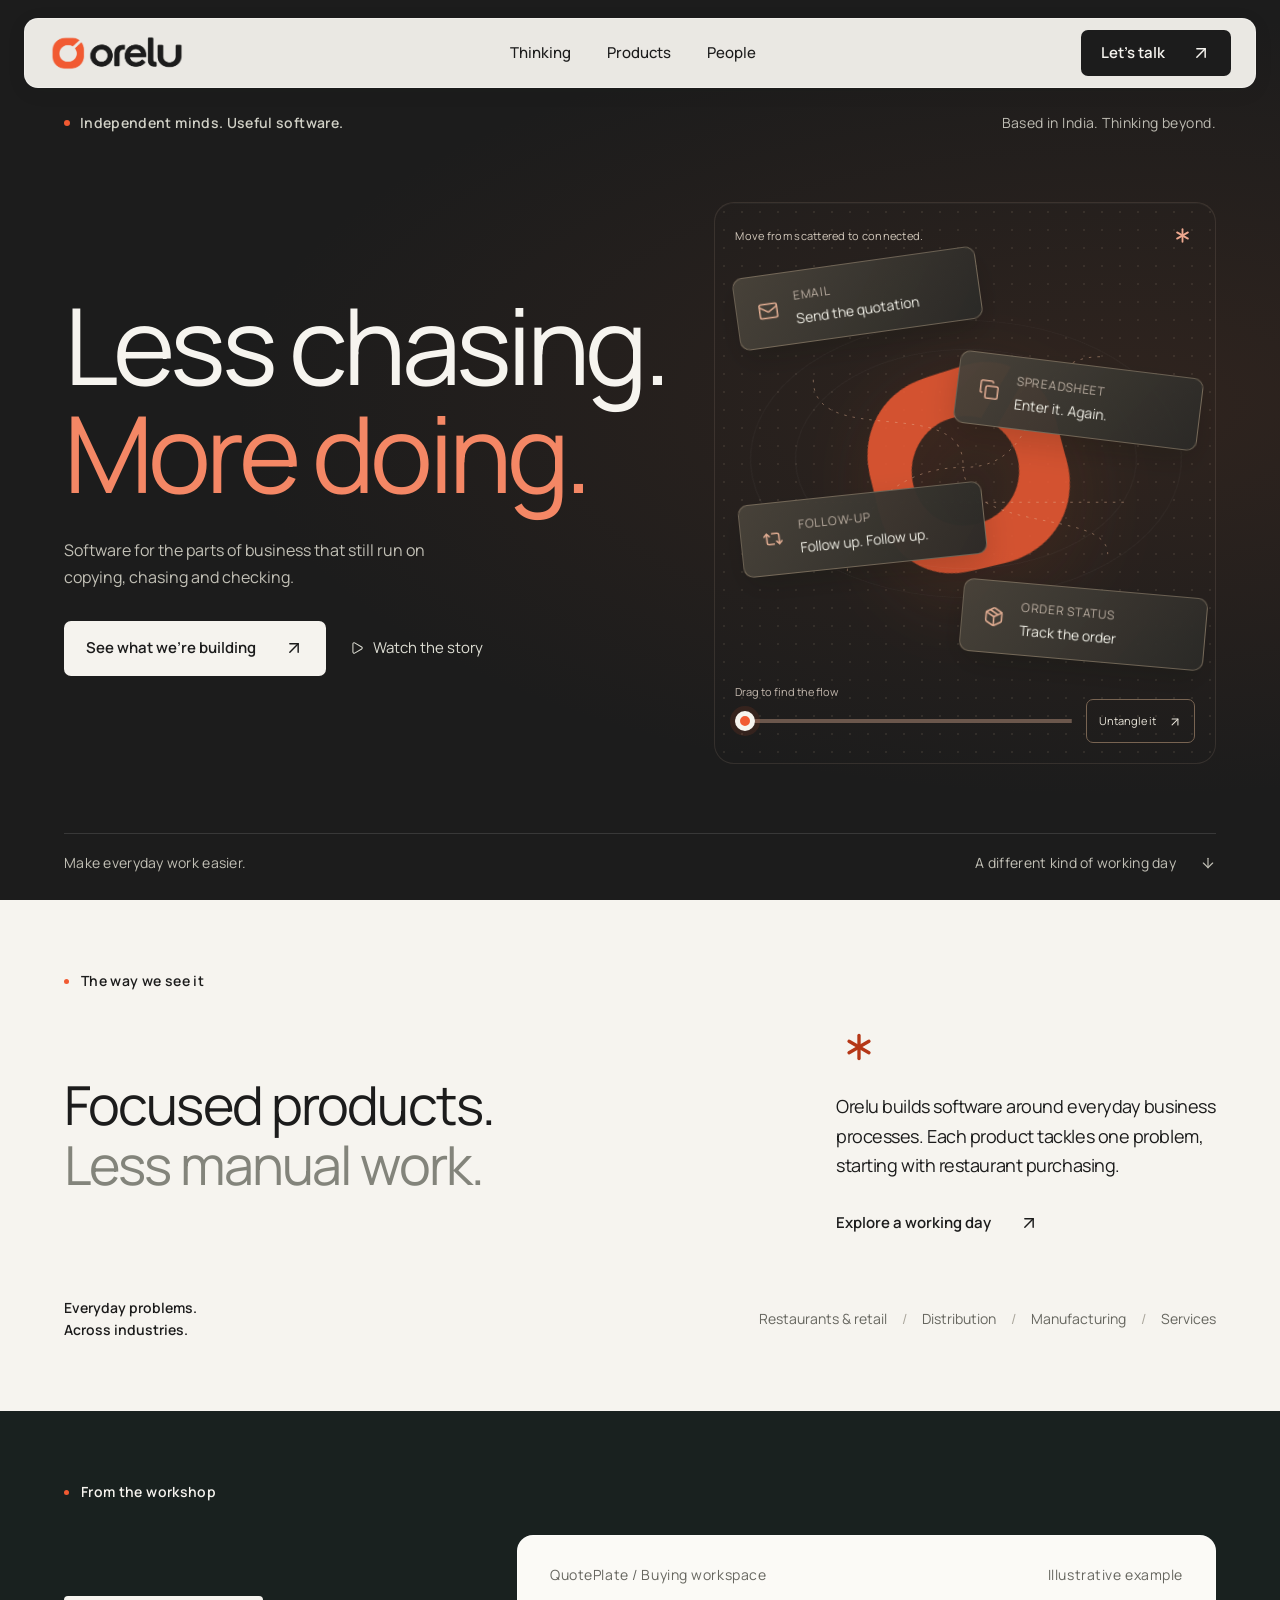
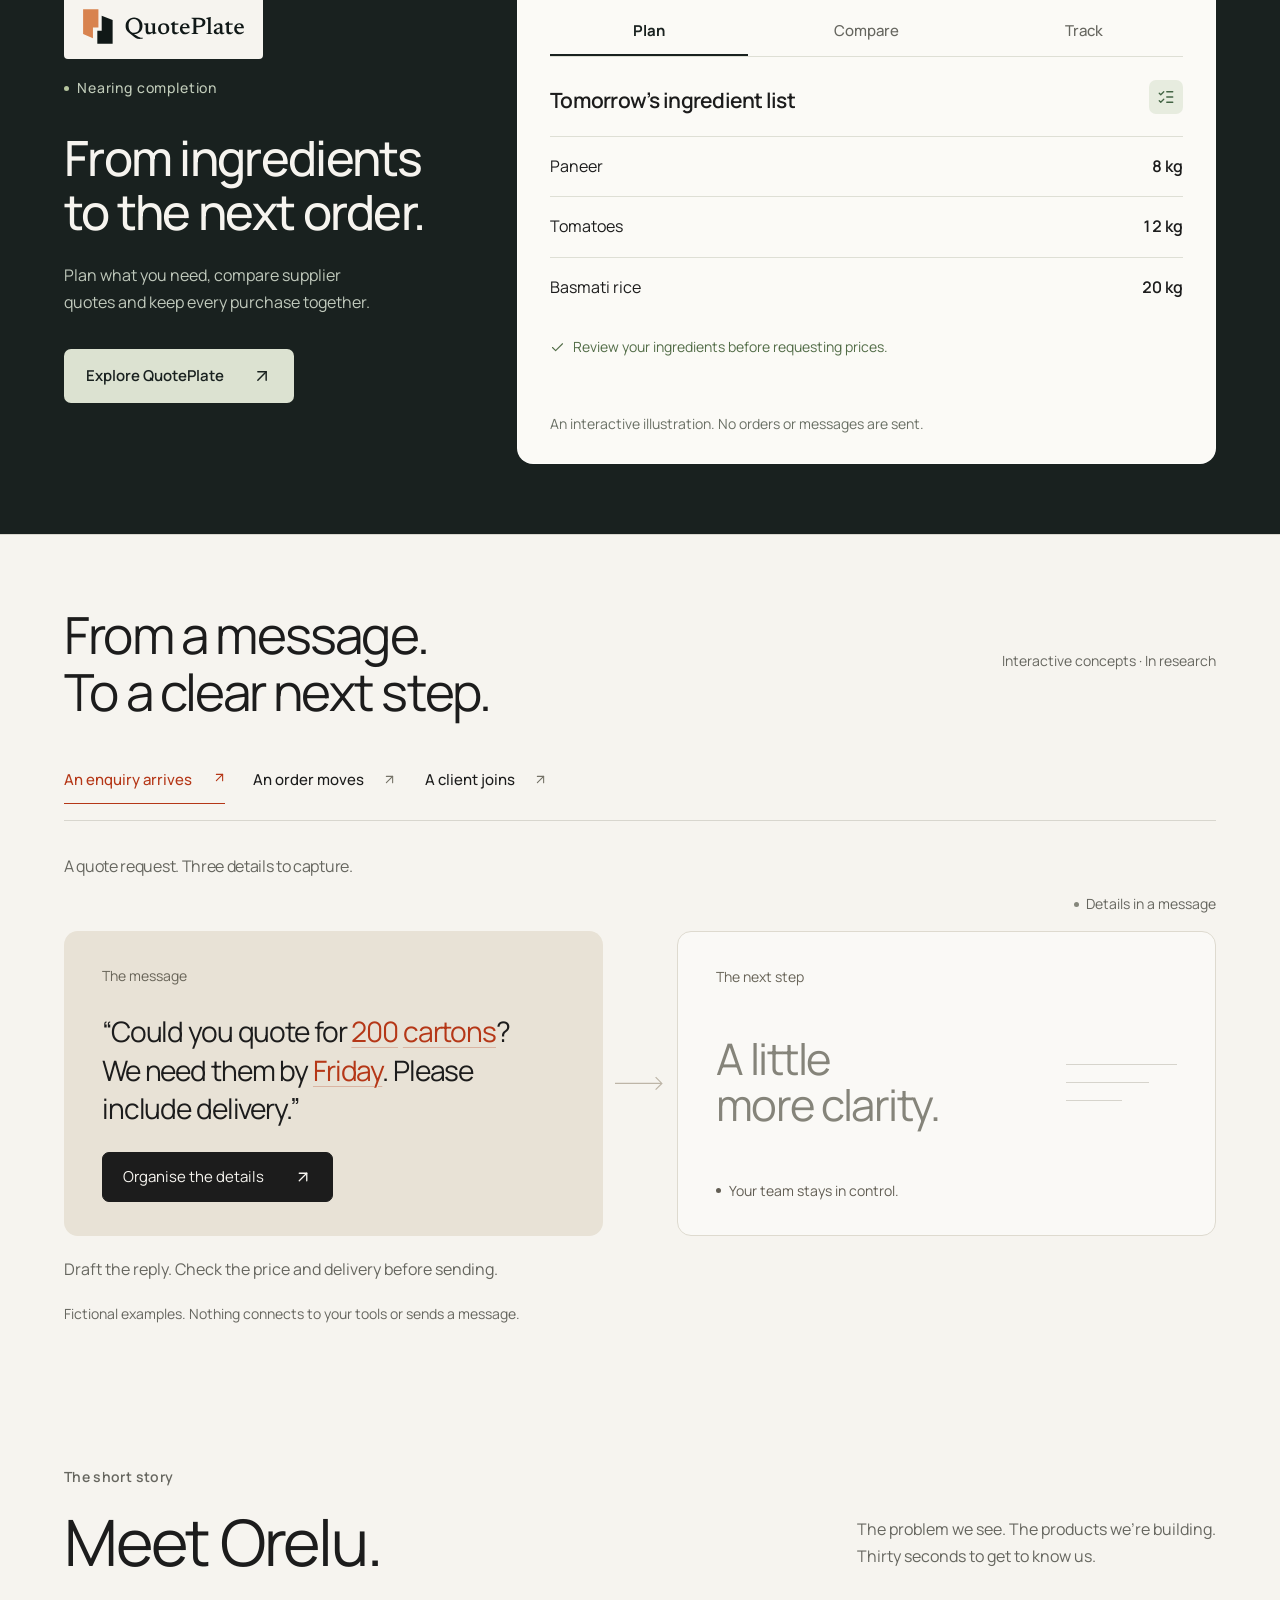
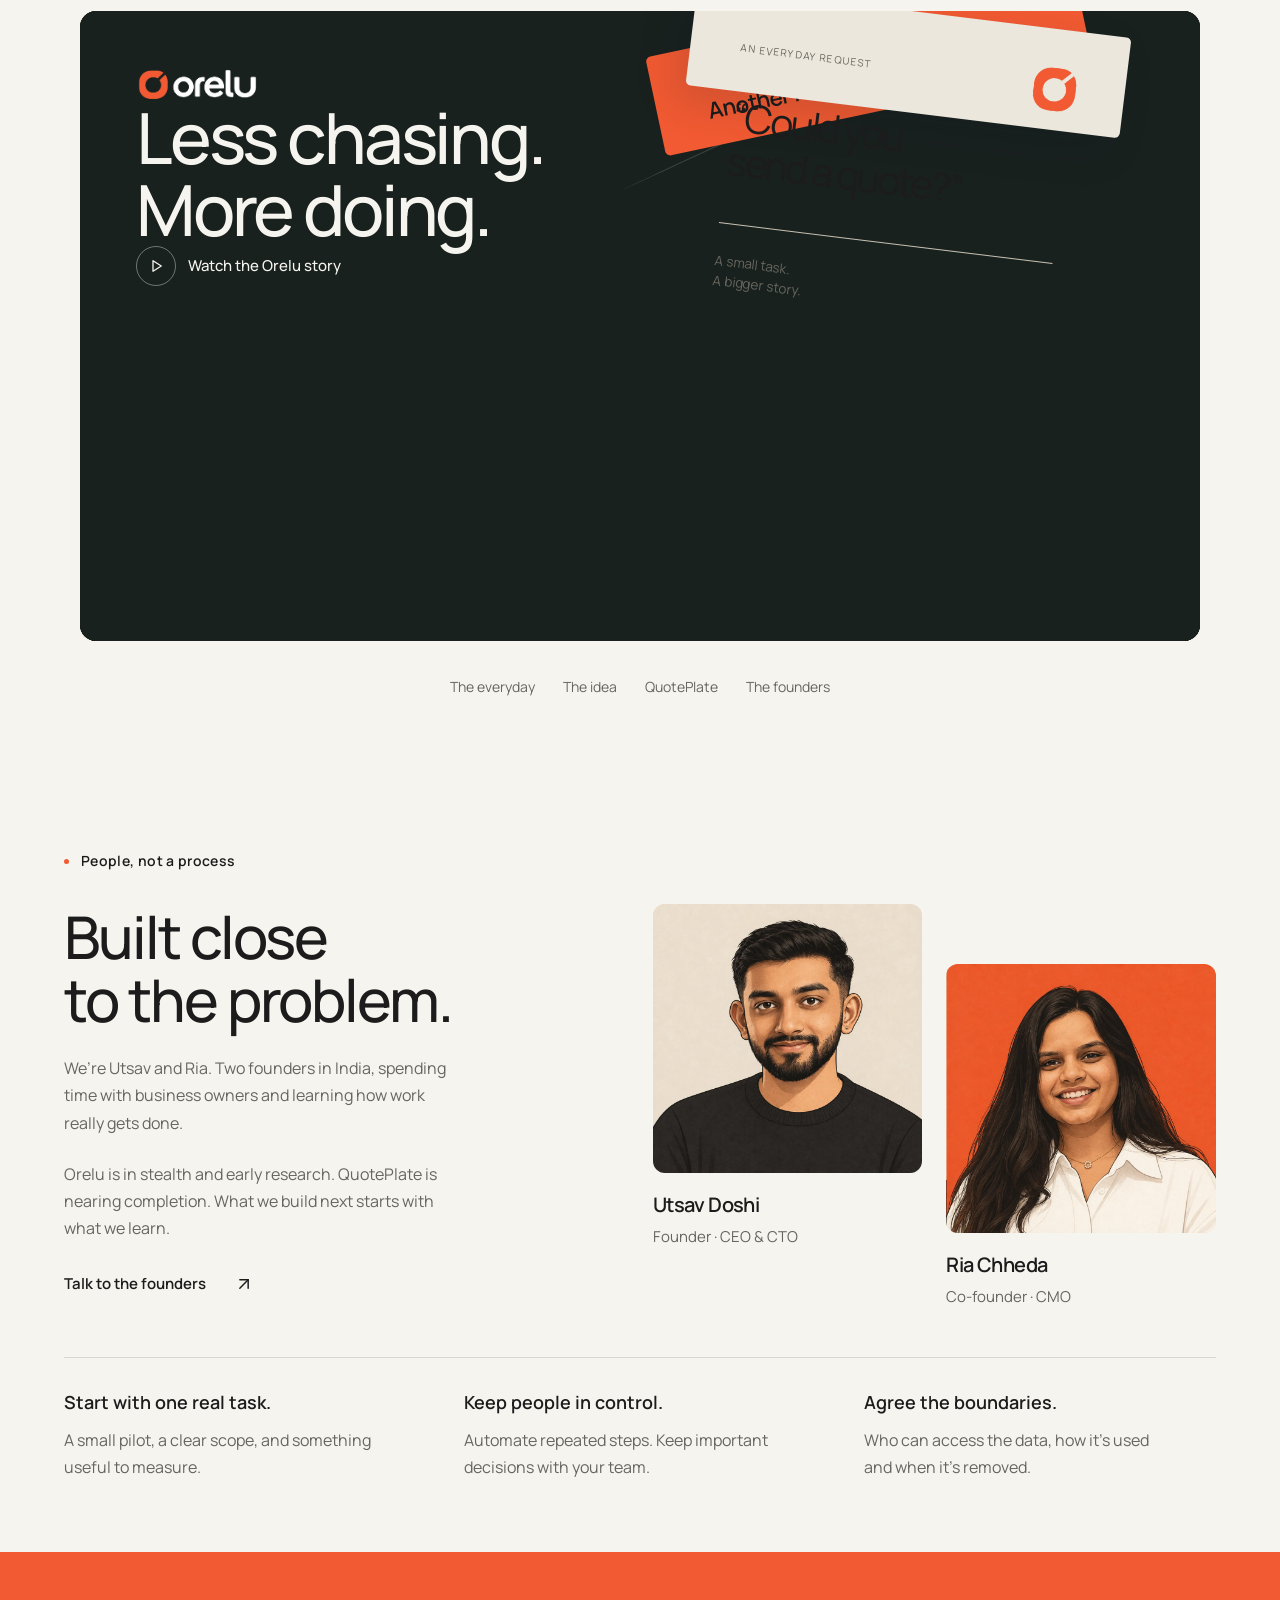
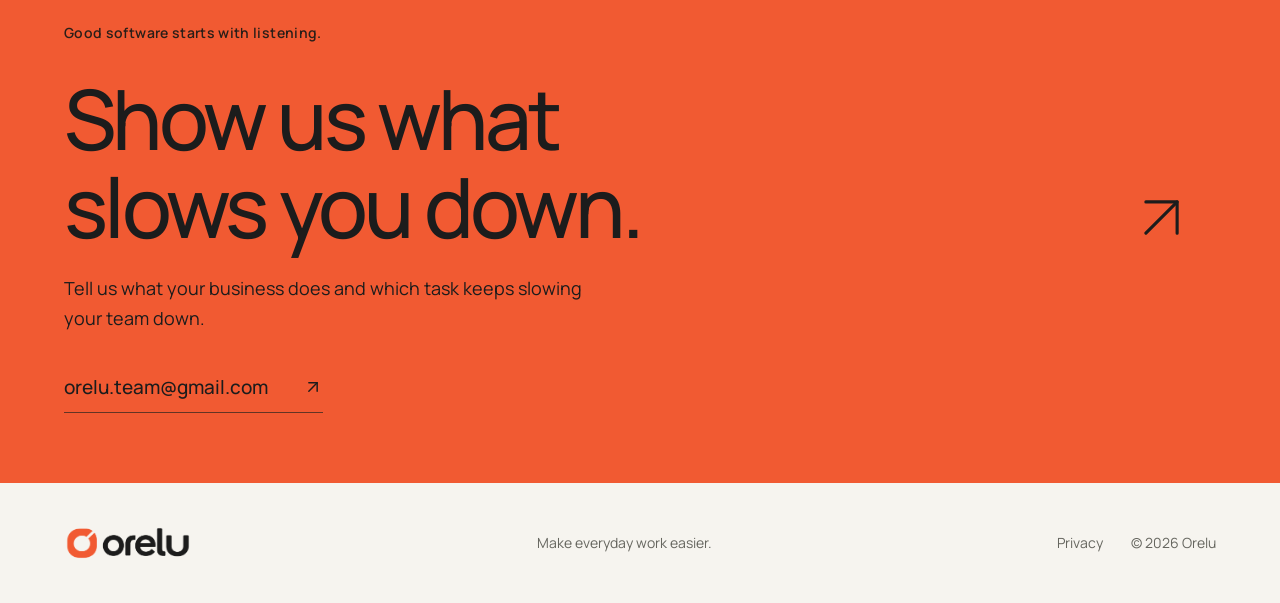
<file: index.html>
<!doctype html>
<html lang="en">
<head>
  <meta charset="utf-8">
  <meta name="viewport" content="width=device-width, initial-scale=1">
  <meta name="description" content="Orelu builds software to make everyday business work easier. An independent company exploring better ways to work, starting with restaurant procurement through QuotePlate.">
  <meta name="theme-color" content="#F6F4EF">
  <meta http-equiv="Content-Security-Policy" content="default-src 'self'; script-src 'self'; style-src 'self'; img-src 'self'; font-src 'self'; connect-src 'self'; media-src 'self' blob:; frame-src 'none'; worker-src 'none'; object-src 'none'; base-uri 'none'; form-action 'none'; upgrade-insecure-requests">
  <meta name="referrer" content="strict-origin-when-cross-origin">
  <title>Orelu — Make everyday work easier.</title>
  <link rel="icon" type="image/png" href="assets/mark.png">
  <link rel="preload" href="assets/manrope.woff2" as="font" type="font/woff2" crossorigin>
  <link rel="stylesheet" href="styles.css">
  <script src="app.js" defer></script>
</head>
<body id="top">
<a class="skip-link" href="#main">Skip to content</a>
<header class="header wrap"><span class="reading-progress" aria-hidden="true"></span>
  <a href="#top" class="brand" aria-label="Orelu home"><img src="assets/orelu.png" alt="Orelu" width="147" height="42"></a>
  <button class="menu-toggle" type="button" aria-expanded="false" aria-controls="main-nav" hidden>Menu <span aria-hidden="true">+</span></button>
  <nav id="main-nav" aria-label="Main navigation"><a href="#approach">Thinking</a><a href="#products">Products</a><a href="#about">People</a></nav>
  <a class="contact-link" href="mailto:orelu.team@gmail.com">Let’s talk <svg xmlns="http://www.w3.org/2000/svg" width="20" height="20" viewBox="0 0 24 24" fill="none" stroke="currentColor" stroke-width="1.75" stroke-linecap="round" stroke-linejoin="round" class="lucide lucide-arrow-up-right icon" aria-hidden="true" focusable="false"><path d="M7 7h10v10"></path><path d="M7 17 17 7"></path></svg></a>
</header>
<main id="main">
<section class="hero" aria-labelledby="hero-title">
  <div class="hero-top"><span class="eyebrow"><span class="status-dot" aria-hidden="true"></span> Independent minds. Useful software.</span><span class="hero-coordinate">Based in India. Thinking beyond.</span></div>
  <div class="hero-grid">
    <div class="hero-copy"><h1 id="hero-title">Less chasing.<br><span>More doing.</span></h1><p class="hero-intro">Software for the parts of business that still run on copying, chasing and checking.</p><div class="hero-actions"><a href="#products" class="button button-light">See what we’re building <svg xmlns="http://www.w3.org/2000/svg" width="20" height="20" viewBox="0 0 24 24" fill="none" stroke="currentColor" stroke-width="1.75" stroke-linecap="round" stroke-linejoin="round" class="lucide lucide-arrow-up-right icon" aria-hidden="true" focusable="false"><path d="M7 7h10v10"></path><path d="M7 17 17 7"></path></svg></a><a class="watch-link" href="#film" id="watch-film"><svg xmlns="http://www.w3.org/2000/svg" width="20" height="20" viewBox="0 0 24 24" fill="none" stroke="currentColor" stroke-width="1.75" stroke-linecap="round" stroke-linejoin="round" class="lucide lucide-play icon" aria-hidden="true" focusable="false"><path d="M5 5a2 2 0 0 1 3.008-1.728l11.997 6.998a2 2 0 0 1 .003 3.458l-12 7A2 2 0 0 1 5 19z"></path></svg> Watch the story</a></div></div>
    <div class="workbench" aria-label="An illustration of turning scattered tasks into a clear workflow">
    <div class="bench-top"><span>Move from scattered to connected.</span><span class="bench-symbol" aria-hidden="true"><svg xmlns="http://www.w3.org/2000/svg" width="20" height="20" viewBox="0 0 24 24" fill="none" stroke="currentColor" stroke-width="1.75" stroke-linecap="round" stroke-linejoin="round" class="lucide lucide-asterisk icon" aria-hidden="true" focusable="false"><path d="M12 6v12"></path><path d="M17.196 9 6.804 15"></path><path d="m6.804 9 10.392 6"></path></svg></span></div>
    <div class="workflow" id="workflow">
      <svg class="workflow-paths" viewBox="0 0 540 380" fill="none" aria-hidden="true"><path d="M92 98C92 180 268 114 268 198S438 248 438 303"/><path d="M429 71C337 71 369 201 269 201S132 284 132 325"/><path d="M84 242H459"/></svg>
      <div class="task task-quote"><span class="task-icon" aria-hidden="true"><svg xmlns="http://www.w3.org/2000/svg" width="20" height="20" viewBox="0 0 24 24" fill="none" stroke="currentColor" stroke-width="1.75" stroke-linecap="round" stroke-linejoin="round" class="lucide lucide-mail icon" aria-hidden="true" focusable="false"><path d="m22 7-8.991 5.727a2 2 0 0 1-2.009 0L2 7"></path><rect x="2" y="4" width="20" height="16" rx="2"></rect></svg></span><span><small>EMAIL</small>Send the quotation</span><span class="task-check" aria-hidden="true"><svg xmlns="http://www.w3.org/2000/svg" width="20" height="20" viewBox="0 0 24 24" fill="none" stroke="currentColor" stroke-width="1.75" stroke-linecap="round" stroke-linejoin="round" class="lucide lucide-check icon" aria-hidden="true" focusable="false"><path d="M20 6 9 17l-5-5"></path></svg></span></div>
      <div class="task task-copy"><span class="task-icon" aria-hidden="true"><svg xmlns="http://www.w3.org/2000/svg" width="20" height="20" viewBox="0 0 24 24" fill="none" stroke="currentColor" stroke-width="1.75" stroke-linecap="round" stroke-linejoin="round" class="lucide lucide-copy icon" aria-hidden="true" focusable="false"><rect width="14" height="14" x="8" y="8" rx="2" ry="2"></rect><path d="M4 16c-1.1 0-2-.9-2-2V4c0-1.1.9-2 2-2h10c1.1 0 2 .9 2 2"></path></svg></span><span><small>SPREADSHEET</small>Enter it. Again.</span><span class="task-check" aria-hidden="true"><svg xmlns="http://www.w3.org/2000/svg" width="20" height="20" viewBox="0 0 24 24" fill="none" stroke="currentColor" stroke-width="1.75" stroke-linecap="round" stroke-linejoin="round" class="lucide lucide-check icon" aria-hidden="true" focusable="false"><path d="M20 6 9 17l-5-5"></path></svg></span></div>
      <div class="task task-follow"><span class="task-icon" aria-hidden="true"><svg xmlns="http://www.w3.org/2000/svg" width="20" height="20" viewBox="0 0 24 24" fill="none" stroke="currentColor" stroke-width="1.75" stroke-linecap="round" stroke-linejoin="round" class="lucide lucide-repeat2 lucide-repeat-2 icon" aria-hidden="true" focusable="false"><path d="m2 9 3-3 3 3"></path><path d="M13 18H7a2 2 0 0 1-2-2V6"></path><path d="m22 15-3 3-3-3"></path><path d="M11 6h6a2 2 0 0 1 2 2v10"></path></svg></span><span><small>FOLLOW-UP</small>Follow up. Follow up.</span><span class="task-check" aria-hidden="true"><svg xmlns="http://www.w3.org/2000/svg" width="20" height="20" viewBox="0 0 24 24" fill="none" stroke="currentColor" stroke-width="1.75" stroke-linecap="round" stroke-linejoin="round" class="lucide lucide-check icon" aria-hidden="true" focusable="false"><path d="M20 6 9 17l-5-5"></path></svg></span></div>
      <div class="task task-order"><span class="task-icon" aria-hidden="true"><svg xmlns="http://www.w3.org/2000/svg" width="20" height="20" viewBox="0 0 24 24" fill="none" stroke="currentColor" stroke-width="1.75" stroke-linecap="round" stroke-linejoin="round" class="lucide lucide-package icon" aria-hidden="true" focusable="false"><path d="M11 21.73a2 2 0 0 0 2 0l7-4A2 2 0 0 0 21 16V8a2 2 0 0 0-1-1.73l-7-4a2 2 0 0 0-2 0l-7 4A2 2 0 0 0 3 8v8a2 2 0 0 0 1 1.73z"></path><path d="M12 22V12"></path><polyline points="3.29 7 12 12 20.71 7"></polyline><path d="m7.5 4.27 9 5.15"></path></svg></span><span><small>ORDER STATUS</small>Track the order</span><span class="task-check" aria-hidden="true"><svg xmlns="http://www.w3.org/2000/svg" width="20" height="20" viewBox="0 0 24 24" fill="none" stroke="currentColor" stroke-width="1.75" stroke-linecap="round" stroke-linejoin="round" class="lucide lucide-check icon" aria-hidden="true" focusable="false"><path d="M20 6 9 17l-5-5"></path></svg></span></div>
      <div class="workflow-center"><img src="assets/mark.png" alt="" width="84" height="84"></div>
    </div>
    <div class="bench-bottom"><div class="range-control"><label for="workflow-range">Drag to find the flow</label><input type="range" id="workflow-range" min="0" max="100" value="0" aria-controls="workflow" aria-valuetext="Scattered work"></div><p id="workflow-label" aria-live="polite">Scattered work</p><button class="tidy-button" type="button" aria-pressed="false" aria-controls="workflow">Untangle it <span aria-hidden="true"><svg xmlns="http://www.w3.org/2000/svg" width="20" height="20" viewBox="0 0 24 24" fill="none" stroke="currentColor" stroke-width="1.75" stroke-linecap="round" stroke-linejoin="round" class="lucide lucide-arrow-up-right icon" aria-hidden="true" focusable="false"><path d="M7 7h10v10"></path><path d="M7 17 17 7"></path></svg></span></button></div>
  </div>
  </div>
  <div class="hero-bottom"><span>Make everyday work easier.</span><a href="#approach">A different kind of working day <svg xmlns="http://www.w3.org/2000/svg" width="20" height="20" viewBox="0 0 24 24" fill="none" stroke="currentColor" stroke-width="1.75" stroke-linecap="round" stroke-linejoin="round" class="lucide lucide-arrow-down icon" aria-hidden="true" focusable="false"><path d="M12 5v14"></path><path d="m19 12-7 7-7-7"></path></svg></a></div>
</section>
<section class="approach section wrap chapter" id="approach" aria-labelledby="approach-title">
  <div class="section-index"><p class="eyebrow">The way we see it</p></div>
  <div class="manifesto"><h2 id="approach-title">Focused products.<br><span class="muted">Less manual work.</span></h2><div class="manifesto-copy"><span class="asterisk" aria-hidden="true"><svg xmlns="http://www.w3.org/2000/svg" width="20" height="20" viewBox="0 0 24 24" fill="none" stroke="currentColor" stroke-width="1.75" stroke-linecap="round" stroke-linejoin="round" class="lucide lucide-asterisk icon" aria-hidden="true" focusable="false"><path d="M12 6v12"></path><path d="M17.196 9 6.804 15"></path><path d="m6.804 9 10.392 6"></path></svg></span><p>Orelu builds software around everyday business processes. Each product tackles one problem, starting with restaurant purchasing.</p><a href="#thinking" class="text-link">Explore a working day <svg xmlns="http://www.w3.org/2000/svg" width="20" height="20" viewBox="0 0 24 24" fill="none" stroke="currentColor" stroke-width="1.75" stroke-linecap="round" stroke-linejoin="round" class="lucide lucide-arrow-up-right icon" aria-hidden="true" focusable="false"><path d="M7 7h10v10"></path><path d="M7 17 17 7"></path></svg></a></div></div>
  <div class="industry-note"><span>Everyday problems.<br>Across industries.</span><p>Restaurants & retail <span aria-hidden="true">/</span> Distribution <span aria-hidden="true">/</span> Manufacturing <span aria-hidden="true">/</span> Services</p></div>
</section>
<section class="products section wrap chapter" id="products" aria-labelledby="products-title">
  <div class="section-index"><p class="eyebrow">From the workshop</p></div>
  <article class="product-card">
    <div class="product-copy"><div class="product-brand"><img src="assets/quoteplate.svg" alt="QuotePlate" width="184" height="48"><span class="status">Nearing completion</span></div><h2 id="products-title">From ingredients<br>to the next order.</h2><p>Plan what you need, compare supplier quotes and keep every purchase together.</p><a href="https://quoteplate.netlify.app/" class="button button-dark" target="_blank" rel="noopener noreferrer">Explore QuotePlate <span aria-hidden="true"><svg xmlns="http://www.w3.org/2000/svg" width="20" height="20" viewBox="0 0 24 24" fill="none" stroke="currentColor" stroke-width="1.75" stroke-linecap="round" stroke-linejoin="round" class="lucide lucide-arrow-up-right icon" aria-hidden="true" focusable="false"><path d="M7 7h10v10"></path><path d="M7 17 17 7"></path></svg></span><span class="sr-only"> (opens a new tab)</span></a></div>
    <div class="product-stage"><div class="product-preview">
      <div class="preview-header"><span>QuotePlate / Buying workspace</span><span>Illustrative example</span></div>
      <div class="product-tabs" role="tablist" aria-label="Explore QuotePlate’s workflow"><button id="tab-plan" role="tab" aria-controls="panel-plan" aria-selected="true" tabindex="0">Plan</button><button id="tab-compare" role="tab" aria-controls="panel-compare" aria-selected="false" tabindex="-1">Compare</button><button id="tab-track" role="tab" aria-controls="panel-track" aria-selected="false" tabindex="-1">Track</button></div>
      <div id="panel-plan" class="preview-panel" role="tabpanel" aria-labelledby="tab-plan" tabindex="0"><div class="panel-title"><div><h4>Tomorrow’s ingredient list</h4></div><span class="preview-icon" aria-hidden="true"><svg xmlns="http://www.w3.org/2000/svg" width="20" height="20" viewBox="0 0 24 24" fill="none" stroke="currentColor" stroke-width="1.75" stroke-linecap="round" stroke-linejoin="round" class="lucide lucide-list-checks icon" aria-hidden="true" focusable="false"><path d="M13 5h8"></path><path d="M13 12h8"></path><path d="M13 19h8"></path><path d="m3 17 2 2 4-4"></path><path d="m3 7 2 2 4-4"></path></svg></span></div><div class="ingredient-row"><span>Paneer</span><span>8 kg</span></div><div class="ingredient-row"><span>Tomatoes</span><span>12 kg</span></div><div class="ingredient-row"><span>Basmati rice</span><span>20 kg</span></div><div class="preview-note"><span aria-hidden="true"><svg xmlns="http://www.w3.org/2000/svg" width="20" height="20" viewBox="0 0 24 24" fill="none" stroke="currentColor" stroke-width="1.75" stroke-linecap="round" stroke-linejoin="round" class="lucide lucide-check icon" aria-hidden="true" focusable="false"><path d="M20 6 9 17l-5-5"></path></svg></span> Review your ingredients before requesting prices.</div></div>
      <div id="panel-compare" class="preview-panel" role="tabpanel" aria-labelledby="tab-compare" tabindex="0" hidden><div class="panel-title"><div><h4>Paneer quotes, side by side</h4></div><span class="preview-icon" aria-hidden="true"><svg xmlns="http://www.w3.org/2000/svg" width="20" height="20" viewBox="0 0 24 24" fill="none" stroke="currentColor" stroke-width="1.75" stroke-linecap="round" stroke-linejoin="round" class="lucide lucide-arrow-left-right icon" aria-hidden="true" focusable="false"><path d="M8 3 4 7l4 4"></path><path d="M4 7h16"></path><path d="m16 21 4-4-4-4"></path><path d="M20 17H4"></path></svg></span></div><div class="compare-head"><span>Paneer · 8 kg</span><span>Price / kg</span></div><div class="ingredient-row"><span>Sample supplier A</span><span>₹320</span></div><div class="ingredient-row"><span>Sample supplier B</span><span>₹335</span></div><div class="ingredient-row"><span>Sample supplier C</span><span>₹310</span></div><div class="preview-note">Compare tax and delivery charges before deciding.</div></div>
      <div id="panel-track" class="preview-panel" role="tabpanel" aria-labelledby="tab-track" tabindex="0" hidden><div class="panel-title"><div><h4>From decision to delivery</h4></div><span class="preview-icon" aria-hidden="true"><svg xmlns="http://www.w3.org/2000/svg" width="20" height="20" viewBox="0 0 24 24" fill="none" stroke="currentColor" stroke-width="1.75" stroke-linecap="round" stroke-linejoin="round" class="lucide lucide-clipboard-check icon" aria-hidden="true" focusable="false"><rect width="8" height="4" x="8" y="2" rx="1" ry="1"></rect><path d="M16 4h2a2 2 0 0 1 2 2v14a2 2 0 0 1-2 2H6a2 2 0 0 1-2-2V6a2 2 0 0 1 2-2h2"></path><path d="m9 14 2 2 4-4"></path></svg></span></div><div class="ingredient-row"><span>Purchasing decision</span><span class="record-label">Recorded</span></div><div class="ingredient-row"><span>Delivery</span><span class="record-label">Received</span></div><div class="ingredient-row"><span>Next purchase</span><span class="record-label">Ready to repeat</span></div><div class="preview-note">Keep purchasing history with your restaurant team.</div></div>
      <p class="preview-disclaimer">An interactive illustration. No orders or messages are sent.</p>
    </div>
  </div></article>
</section>
<section class="workflow-explorer section wrap chapter" id="thinking" aria-labelledby="explorer-title">
    <div class="explorer-heading"><h2 id="explorer-title">From a message.<br>To a clear next step.</h2><span>Interactive concepts · In research</span></div>
    <div class="explorer-layout"><div class="example-tabs" role="tablist" aria-label="Explore everyday business processes" aria-orientation="horizontal">
      <button id="example-enquiry" role="tab" aria-selected="true" aria-controls="example-panel-enquiry" tabindex="0"><span>An enquiry arrives</span><svg xmlns="http://www.w3.org/2000/svg" width="20" height="20" viewBox="0 0 24 24" fill="none" stroke="currentColor" stroke-width="1.75" stroke-linecap="round" stroke-linejoin="round" class="lucide lucide-arrow-up-right icon" aria-hidden="true" focusable="false"><path d="M7 7h10v10"></path><path d="M7 17 17 7"></path></svg></button>
      <button id="example-order" role="tab" aria-selected="false" aria-controls="example-panel-order" tabindex="-1"><span>An order moves</span><svg xmlns="http://www.w3.org/2000/svg" width="20" height="20" viewBox="0 0 24 24" fill="none" stroke="currentColor" stroke-width="1.75" stroke-linecap="round" stroke-linejoin="round" class="lucide lucide-arrow-up-right icon" aria-hidden="true" focusable="false"><path d="M7 7h10v10"></path><path d="M7 17 17 7"></path></svg></button>
      <button id="example-onboard" role="tab" aria-selected="false" aria-controls="example-panel-onboard" tabindex="-1"><span>A client joins</span><svg xmlns="http://www.w3.org/2000/svg" width="20" height="20" viewBox="0 0 24 24" fill="none" stroke="currentColor" stroke-width="1.75" stroke-linecap="round" stroke-linejoin="round" class="lucide lucide-arrow-up-right icon" aria-hidden="true" focusable="false"><path d="M7 7h10v10"></path><path d="M7 17 17 7"></path></svg></button>
    </div><div class="example-canvas"><div class="example-panel" id="example-panel-enquiry" role="tabpanel" aria-labelledby="example-enquiry" tabindex="0">
<p class="example-problem">A quote request. Three details to capture.</p>
<div class="task-demo"><div class="task-demo-top"><span class="demo-state" aria-live="polite">Details in a message</span></div>
<div class="task-demo-body" id="task-detail-enquiry"><div class="message-sheet"><span class="desk-overline">The message</span><p class="raw-request">“Could you quote for 200 cartons? We need them by Friday. Please include delivery.”</p><button class="organise-button" type="button" data-organise aria-pressed="false" aria-controls="task-detail-enquiry" hidden>Organise the details <svg class="icon" viewBox="0 0 24 24" fill="none" stroke="currentColor" stroke-width="1.75" stroke-linecap="round" stroke-linejoin="round" aria-hidden="true"><path d="M7 7h10v10"></path><path d="M7 17 17 7"></path></svg></button></div><span class="desk-connector" aria-hidden="true"><svg viewBox="0 0 64 24" fill="none"><path d="M0 12h60m-8-8 8 8-8 8"/><path class="signal" d="M0 12h60m-8-8 8 8-8 8"/></svg></span><div class="record-sheet"><span class="desk-overline">The next step</span><div class="record-placeholder"><span class="placeholder-title">A little<br>more clarity.</span><span class="placeholder-lines" aria-hidden="true"><i></i><i></i><i></i></span></div><dl class="organised-details" hidden><div><dt>Item</dt><dd>Cartons</dd></div><div><dt>Quantity</dt><dd>200</dd></div><div><dt>Needed by</dt><dd>Friday</dd></div></dl><span class="review-stamp">Your team stays in control.</span></div></div>
<div class="task-demo-bottom"><p class="review-note">Draft the reply. Check the price and delivery before sending.</p></div></div></div>
<div class="example-panel" id="example-panel-order" role="tabpanel" aria-labelledby="example-order" tabindex="0" hidden>
<p class="example-problem">An update that needs to reach the right person.</p>
<div class="task-demo"><div class="task-demo-top"><span class="demo-state" aria-live="polite">Details in a message</span></div>
<div class="task-demo-body" id="task-detail-order"><div class="message-sheet"><span class="desk-overline">The message</span><p class="raw-request">“Order 184 is packed. Dispatch is waiting for the delivery address to be confirmed.”</p><button class="organise-button" type="button" data-organise aria-pressed="false" aria-controls="task-detail-order" hidden>Organise the details <svg class="icon" viewBox="0 0 24 24" fill="none" stroke="currentColor" stroke-width="1.75" stroke-linecap="round" stroke-linejoin="round" aria-hidden="true"><path d="M7 7h10v10"></path><path d="M7 17 17 7"></path></svg></button></div><span class="desk-connector" aria-hidden="true"><svg viewBox="0 0 64 24" fill="none"><path d="M0 12h60m-8-8 8 8-8 8"/><path class="signal" d="M0 12h60m-8-8 8 8-8 8"/></svg></span><div class="record-sheet"><span class="desk-overline">The next step</span><div class="record-placeholder"><span class="placeholder-title">A little<br>more clarity.</span><span class="placeholder-lines" aria-hidden="true"><i></i><i></i><i></i></span></div><dl class="organised-details" hidden><div><dt>Order</dt><dd>184</dd></div><div><dt>Status</dt><dd>Packed</dd></div><div><dt>Next action</dt><dd>Confirm address</dd></div></dl><span class="review-stamp">Your team stays in control.</span></div></div>
<div class="task-demo-bottom"><p class="review-note">Confirm the address before authorising dispatch.</p></div></div></div>
<div class="example-panel" id="example-panel-onboard" role="tabpanel" aria-labelledby="example-onboard" tabindex="0" hidden>
<p class="example-problem">A new client. A few things still missing.</p>
<div class="task-demo"><div class="task-demo-top"><span class="demo-state" aria-live="polite">Details in a message</span></div>
<div class="task-demo-body" id="task-detail-onboard"><div class="message-sheet"><span class="desk-overline">The message</span><p class="raw-request">“The agreement is signed. We still need the billing contact and someone to approve account access.”</p><button class="organise-button" type="button" data-organise aria-pressed="false" aria-controls="task-detail-onboard" hidden>Organise the details <svg class="icon" viewBox="0 0 24 24" fill="none" stroke="currentColor" stroke-width="1.75" stroke-linecap="round" stroke-linejoin="round" aria-hidden="true"><path d="M7 7h10v10"></path><path d="M7 17 17 7"></path></svg></button></div><span class="desk-connector" aria-hidden="true"><svg viewBox="0 0 64 24" fill="none"><path d="M0 12h60m-8-8 8 8-8 8"/><path class="signal" d="M0 12h60m-8-8 8 8-8 8"/></svg></span><div class="record-sheet"><span class="desk-overline">The next step</span><div class="record-placeholder"><span class="placeholder-title">A little<br>more clarity.</span><span class="placeholder-lines" aria-hidden="true"><i></i><i></i><i></i></span></div><dl class="organised-details" hidden><div><dt>Agreement</dt><dd>Signed</dd></div><div><dt>Missing</dt><dd>Billing contact</dd></div><div><dt>Access</dt><dd>Needs approval</dd></div></dl><span class="review-stamp">Your team stays in control.</span></div></div>
<div class="task-demo-bottom"><p class="review-note">Review the missing details before granting access.</p></div></div></div>
<p class="example-note">Fictional examples. Nothing connects to your tools or sends a message.</p></div></div>
</section>
<section id="film" class="film-section section wrap chapter" aria-labelledby="film-title"><div class="film-heading"><div><p class="eyebrow">The short story</p><h2 id="film-title">Meet Orelu.</h2></div><p>The problem we see. The products we’re building.<br>Thirty seconds to get to know us.</p></div><div class="film-player"><video id="intro-video" tabindex="0" controls playsinline preload="none" poster="assets/orelu-launch-film.jpg" aria-label="Orelu introduction"><source src="assets/orelu-launch-film.mp4" type="video/mp4"><track kind="captions" src="assets/orelu-launch-film.vtt" srclang="en" label="English"><p>Your browser does not support video. <a href="assets/orelu-launch-film.mp4">Download the Orelu introduction</a>.</p></video><button class="film-cover" type="button" aria-label="Play the Orelu introduction with sound" aria-controls="intro-video" hidden>
<span class="film-cover-copy"><img src="assets/orelu-light.png" alt="" width="147" height="42"><span class="film-cover-title">Less chasing.<br>More doing.</span><span class="film-cover-play"><svg class="icon" viewBox="0 0 24 24" fill="none" stroke="currentColor" stroke-width="1.75" stroke-linejoin="round" aria-hidden="true"><path d="m8 5 11 7-11 7Z"></path></svg> Watch the Orelu story</span></span>
<span class="film-cover-art" aria-hidden="true"><span class="cover-orbit"></span><span class="cover-slip slip-back">Another follow-up.</span><span class="cover-slip slip-front"><span class="slip-label">AN EVERYDAY REQUEST</span><span class="slip-message">“Could you<br>send a quote?”</span><span class="slip-rule"></span><span class="slip-foot">A small task.<br>A bigger story.</span><img src="assets/mark.png" alt="" width="64" height="64"></span></span>
</button></div><div class="film-chapters" aria-label="Jump to a video chapter"><button type="button" aria-controls="intro-video" data-film-time="0.00">The everyday</button><button type="button" aria-controls="intro-video" data-film-time="4.20">The idea</button><button type="button" aria-controls="intro-video" data-film-time="8.74">QuotePlate</button><button type="button" aria-controls="intro-video" data-film-time="19.66">The founders</button></div><p id="film-status" class="film-status" role="status" aria-live="polite"></p></section>
<section class="people-section section wrap chapter" id="about" aria-labelledby="about-title">
 <div class="section-index"><p class="eyebrow">People, not a process</p></div>
 <div class="people-grid"><div class="people-copy"><h2 id="about-title">Built close<br>to the problem.</h2><p>We’re Utsav and Ria. Two founders in India, spending time with business owners and learning how work really gets done.</p><p>Orelu is in stealth and early research. QuotePlate is nearing completion. What we build next starts with what we learn.</p><a href="mailto:orelu.team@gmail.com" class="text-link">Talk to the founders <svg xmlns="http://www.w3.org/2000/svg" width="20" height="20" viewBox="0 0 24 24" fill="none" stroke="currentColor" stroke-width="1.75" stroke-linecap="round" stroke-linejoin="round" class="lucide lucide-arrow-up-right icon" aria-hidden="true" focusable="false"><path d="M7 7h10v10"></path><path d="M7 17 17 7"></path></svg></a></div><div class="founders"><article class="founder"><div class="portrait avatar avatar-utsav"><img src="assets/founder-avatars.webp" width="1774" height="887" alt="Illustrated avatar for Utsav Doshi" loading="eager" decoding="async"></div><h3>Utsav Doshi</h3><p>Founder · CEO & CTO</p></article><article class="founder"><div class="portrait avatar avatar-ria"><img src="assets/founder-avatars.webp" width="1774" height="887" alt="Illustrated avatar for Ria Chheda" loading="eager" decoding="async"></div><h3>Ria Chheda</h3><p>Co-founder · CMO</p></article></div></div>
 <div class="principles" aria-label="How we work"><article><span>Start with one real task.</span><p>A small pilot, a clear scope, and something useful to measure.</p></article><article><span>Keep people in control.</span><p>Automate repeated steps. Keep important decisions with your team.</p></article><article><span>Agree the boundaries.</span><p>Who can access the data, how it’s used and when it’s removed.</p></article></div>
</section>
<section class="contact-section chapter" id="contact" aria-labelledby="contact-title"><div class="wrap contact-grid"><div><p class="eyebrow">Good software starts with listening.</p><h2 id="contact-title">Show us what<br>slows you down.</h2><p class="contact-prompt">Tell us what your business does and which task keeps slowing your team down.</p><a class="email-link" href="mailto:orelu.team@gmail.com">orelu.team@gmail.com <svg xmlns="http://www.w3.org/2000/svg" width="20" height="20" viewBox="0 0 24 24" fill="none" stroke="currentColor" stroke-width="1.75" stroke-linecap="round" stroke-linejoin="round" class="lucide lucide-arrow-up-right icon" aria-hidden="true" focusable="false"><path d="M7 7h10v10"></path><path d="M7 17 17 7"></path></svg></a></div><a class="contact-arrow" href="mailto:orelu.team@gmail.com" aria-label="Email Orelu"><svg xmlns="http://www.w3.org/2000/svg" width="20" height="20" viewBox="0 0 24 24" fill="none" stroke="currentColor" stroke-width="1.75" stroke-linecap="round" stroke-linejoin="round" class="lucide lucide-arrow-up-right icon" aria-hidden="true" focusable="false"><path d="M7 7h10v10"></path><path d="M7 17 17 7"></path></svg></a></div></section>
</main>
<footer class="footer wrap"><a href="#top" aria-label="Orelu home"><img src="assets/orelu.png" alt="Orelu" width="147" height="42"></a><p>Make everyday work easier.</p><div><a href="privacy.html">Privacy</a><span>© 2026 Orelu</span></div></footer>
</body></html>
</file>
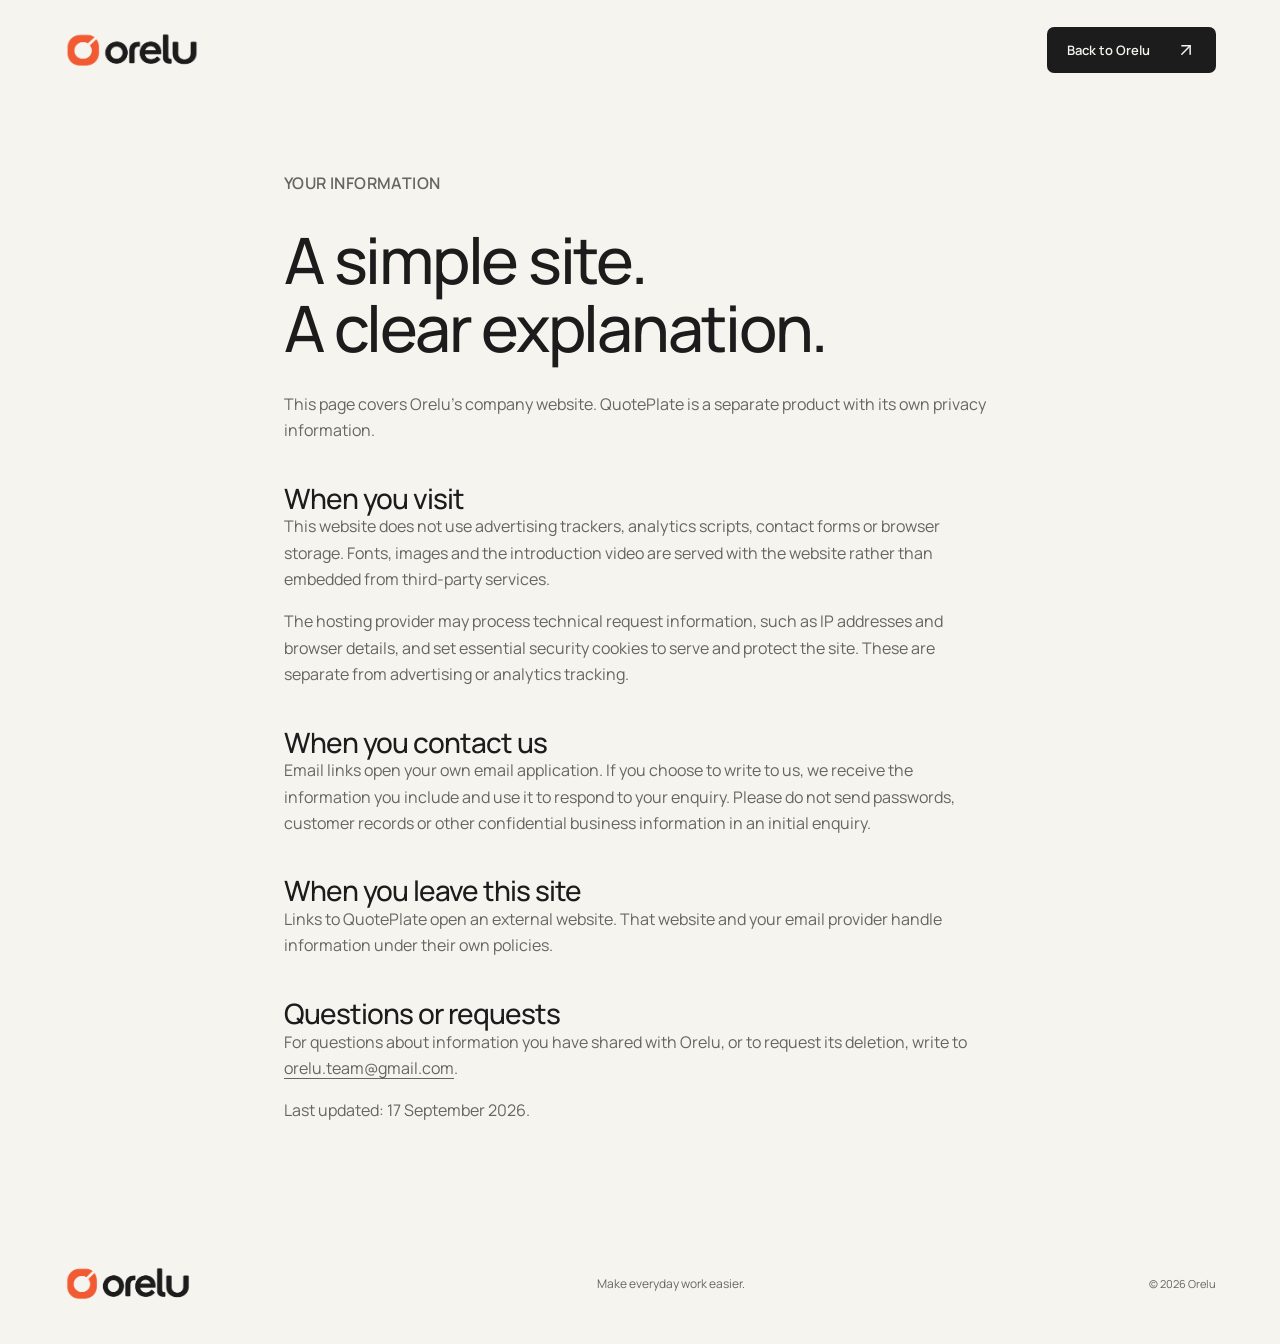
<file: privacy.html>
<!doctype html>
<html lang="en"><head><meta charset="utf-8"><meta name="viewport" content="width=device-width, initial-scale=1"><meta name="description" content="How the Orelu company website handles your information."><meta name="referrer" content="strict-origin-when-cross-origin"><meta http-equiv="Content-Security-Policy" content="default-src 'self'; script-src 'none'; style-src 'self'; img-src 'self'; font-src 'self'; connect-src 'none'; frame-src 'none'; worker-src 'none'; object-src 'none'; base-uri 'none'; form-action 'none'; upgrade-insecure-requests"><title>Privacy — Orelu</title><link rel="icon" href="assets/mark.png"><link rel="stylesheet" href="styles.css"></head><body><a class="skip-link" href="#main">Skip to content</a><header class="header wrap"><a class="brand" href="./" aria-label="Orelu home"><img src="assets/orelu.png" alt="Orelu" width="147" height="42"></a><a class="contact-link" href="./">Back to Orelu <span aria-hidden="true"><svg xmlns="http://www.w3.org/2000/svg" width="20" height="20" viewBox="0 0 24 24" fill="none" stroke="currentColor" stroke-width="1.75" stroke-linecap="round" stroke-linejoin="round" class="lucide lucide-arrow-up-right icon" aria-hidden="true" focusable="false"><path d="M7 7h10v10"></path><path d="M7 17 17 7"></path></svg></span></a></header><main id="main" class="legal"><p class="eyebrow">YOUR INFORMATION</p><h1>A simple site.<br>A clear explanation.</h1><p>This page covers Orelu’s company website. QuotePlate is a separate product with its own privacy information.</p><h2>When you visit</h2><p>This website does not use advertising trackers, analytics scripts, contact forms or browser storage. Fonts, images and the introduction video are served with the website rather than embedded from third-party services.</p><p>The hosting provider may process technical request information, such as IP addresses and browser details, and set essential security cookies to serve and protect the site. These are separate from advertising or analytics tracking.</p><h2>When you contact us</h2><p>Email links open your own email application. If you choose to write to us, we receive the information you include and use it to respond to your enquiry. Please do not send passwords, customer records or other confidential business information in an initial enquiry.</p><h2>When you leave this site</h2><p>Links to QuotePlate open an external website. That website and your email provider handle information under their own policies.</p><h2>Questions or requests</h2><p>For questions about information you have shared with Orelu, or to request its deletion, write to <a href="mailto:orelu.team@gmail.com">orelu.team@gmail.com</a>.</p><p>Last updated: 17 September 2026.</p></main><footer class="footer wrap"><a href="./"><img src="assets/orelu.png" alt="Orelu" width="147" height="42"></a><p>Make everyday work easier.</p><span>© 2026 Orelu</span></footer></body></html>
</file>
<file: styles.css>
@font-face{font-family:Manrope;src:url('assets/manrope.woff2') format('woff2');font-weight:200 800;font-display:swap}
@font-face{font-family:Sora;src:url('assets/sora-semibold.ttf') format('truetype');font-weight:600;font-display:swap}
:root{--paper:#f6f4ef;--ink:#1c1c1c;--muted:#66665f;--line:#d8d6ce;--orange:#f15a32;--dark-orange:#b53717;--green:#19211f;--space:clamp(24px,5vw,80px);--ease:cubic-bezier(.22,1,.36,1)}
*{box-sizing:border-box}html{scroll-behavior:smooth;scroll-padding-top:32px}body{margin:0;background:var(--paper);color:var(--ink);font-family:Manrope,sans-serif;-webkit-font-smoothing:antialiased}a{color:inherit;text-decoration:none}button,input{font:inherit}button,a,input{-webkit-tap-highlight-color:transparent}button{cursor:pointer}button{color:inherit}img{display:block;max-width:100%;height:auto}p{line-height:1.65}h1,h2,h3,h4,p{margin-top:0}h1,h2,h3{font-weight:500;text-wrap:balance}h1,h2{letter-spacing:-.035em}h2{font-size:clamp(42px,5.5vw,80px);line-height:1.06;margin-bottom:0}h3{letter-spacing:-.045em}a,button{touch-action:manipulation}a:focus-visible,button:focus-visible,input:focus-visible,[tabindex="0"]:focus-visible{outline:3px solid var(--orange);outline-offset:6px}::selection{background:#ffc1a8;color:#1c1c1c}[hidden]{display:none!important}.wrap{max-width:1600px;margin-inline:auto;padding-inline:var(--space)}.section{padding-block:110px}.icon{display:inline-block;width:20px;height:20px;flex-shrink:0;vertical-align:middle;stroke-width:1.75}.eyebrow{font-size:13px;font-weight:600;letter-spacing:.025em;margin:0}.muted{color:#83847b}.skip-link{position:fixed;top:-90px;left:20px;background:var(--ink);color:var(--paper);padding:16px;z-index:40}.skip-link:focus{top:15px}.sr-only{position:absolute;width:1px;height:1px;overflow:hidden;clip:rect(0,0,0,0);white-space:nowrap}.header{height:100px;display:flex;align-items:center;justify-content:space-between;gap:35px}.brand img{width:136px}.header nav{display:flex;gap:36px}.header nav a{font-size:14px;font-weight:500;min-height:44px;display:flex;align-items:center;position:relative}.header nav a:after{content:'';position:absolute;bottom:7px;height:1px;background:var(--ink);left:0;right:0;transform:scaleX(0);transform-origin:left;transition:transform .25s var(--ease)}.header nav a:hover:after{transform:scaleX(1)}.contact-link{display:inline-flex;gap:26px;align-items:center;min-height:46px;padding:12px 20px;background:var(--ink);color:var(--paper);border-radius:7px;font-size:13px;font-weight:600;transition:background .2s}.contact-link:hover{background:#3e4037}.menu-toggle{display:none}.button{display:inline-flex;align-items:center;justify-content:space-between;gap:28px;min-height:54px;padding:16px 22px;border-radius:7px;font-size:14px;font-weight:600;transition:background .25s,transform .25s var(--ease)}.button:hover{transform:translateY(-2px)}.button:active{transform:translateY(0)}.button-light{background:var(--paper);color:var(--ink)}.button-light:hover{background:#e7e1d5}.button-dark{background:var(--ink);color:var(--paper)}.button-dark:hover{background:#373b34}.text-link{display:inline-flex;align-items:center;justify-content:space-between;gap:28px;min-height:44px;font-size:14px;font-weight:600}.text-link .icon,.contact-link .icon,.button .icon{transition:transform .3s var(--ease)}.text-link:hover .icon,.contact-link:hover .icon,.button:hover .icon{transform:translate(3px,-3px)}
/* One dark opening, with a working-day illustration controlled by the visitor. */
.hero:before{content:'';position:absolute;inset:0;background:radial-gradient(ellipse at 85% 45%,#54342b4a,transparent 60%);pointer-events:none}.hero-top,.hero-bottom{position:relative;display:flex;align-items:center;justify-content:space-between;gap:24px;z-index:2}.hero-top .eyebrow{display:flex;align-items:center;gap:10px;color:#d0d0c6}.status-dot{width:6px;height:6px;background:var(--orange);border-radius:50%}.hero-coordinate{font-size:11px;color:#bebcb3;letter-spacing:.03em}.hero-grid{position:relative;display:grid;grid-template-columns:1.13fr 1fr;align-items:center;gap:30px;min-height:640px;padding-block:45px 35px}.hero-copy{position:relative;z-index:2}.hero h1{font-size:clamp(64px,7.8vw,120px);font-weight:500;line-height:1.015;letter-spacing:-.045em;margin:0 0 30px;white-space:nowrap}.hero h1>span{color:#f48765}.hero-intro{color:#c2c0b6;font-size:17px;max-width:390px;margin:0 0 30px;line-height:1.7}.hero-actions{display:flex;gap:24px;align-items:center;flex-wrap:wrap}.watch-link{display:inline-flex;align-items:center;gap:9px;min-height:44px;color:#deded4;font-size:13px}.watch-link:hover{color:white}.watch-link .icon{width:14px;height:14px}.hero-bottom{border-top:1px solid #ffffff20;padding-top:24px;font-size:11px;color:#c2c0b6;letter-spacing:.02em}.hero-bottom a{display:flex;align-items:center;gap:24px;min-height:34px}.hero-bottom .icon{width:16px}.workbench{position:relative;min-width:0;align-self:center;--flow:0}.bench-top{display:flex;align-items:center;justify-content:space-between;font-size:11px;letter-spacing:.025em;color:#c2b7ad;padding-inline:12px}.bench-symbol .icon{width:25px;height:25px;color:#eea88f}.workflow{position:relative;height:420px;isolation:isolate}.workflow:before,.workflow:after{content:'';position:absolute;width:340px;height:340px;left:calc(50% - 170px);top:40px;border:1px solid #ffffff0a;border-radius:50%;transform:rotateX(50deg) rotateZ(-30deg);pointer-events:none}.workflow:after{width:430px;height:430px;left:calc(50% - 215px);top:-5px}.workflow-paths{position:absolute;inset:0;width:100%;height:100%;stroke:#b4785b66;stroke-width:1;stroke-dasharray:3 7;opacity:calc(1 - var(--flow));transition:opacity .15s}.workflow-center{position:absolute;left:27%;top:22%;width:50%;z-index:-1;transform:perspective(700px) rotateY(-15deg) rotateZ(-15deg) scale(calc(1 - var(--flow)*.1));opacity:calc(.85 - var(--flow)*.8);transition:opacity .15s}.workflow-center img{width:100%;filter:drop-shadow(0 22px 36px #ad3e1938)}.task{position:absolute;display:flex;align-items:center;gap:12px;padding:15px 16px;width:225px;min-height:73px;background:linear-gradient(130deg,#38342fee,#252523f5);border:1px solid #84716266;border-radius:10px;color:#f1f0e7;font-size:12px;box-shadow:0 14px 35px #00000020;white-space:nowrap;transform:translate(var(--tx,0px),var(--ty,0px)) rotate(var(--rotation,0deg));will-change:transform;z-index:2}.task small{display:block;font-size:11px;letter-spacing:.1em;color:#bdb0a3;margin-bottom:5px}.task-icon{display:grid;place-items:center;width:30px;height:30px;flex-shrink:0;color:#e0ac91}.task-icon .icon{width:21px;height:21px}.task-quote{left:0;top:26px;--rotation:-8deg}.task-copy{left:48%;top:122px;--rotation:7deg}.task-follow{left:1%;top:264px;--rotation:-6deg}.task-order{left:49%;top:343px;--rotation:5deg}.task-check{margin-left:auto;color:#c5d5b1;opacity:var(--flow);overflow:hidden;width:calc(var(--flow)*19px)}.task-check .icon{width:16px;height:16px}.bench-bottom{position:relative;display:flex;align-items:center;flex-wrap:wrap;gap:14px;padding:16px 12px 0}.range-control{flex:1;min-width:150px}.range-control label{display:block;font-size:11px;color:#c2b7ad;margin-bottom:0}.range-control input{display:block;appearance:none;width:100%;height:44px;margin:0;border:0;border-radius:3px;background:linear-gradient(#6b574c,#6b574c) center/100% 4px no-repeat;accent-color:var(--orange);cursor:ew-resize}.range-control input::-webkit-slider-thumb{appearance:none;width:20px;height:20px;border-radius:50%;border:5px solid #f6f4ef;background:var(--orange);box-shadow:0 0 0 5px #f15a321c}.range-control input::-moz-range-thumb{width:10px;height:10px;border:5px solid #f6f4ef;border-radius:50%;background:var(--orange)}#workflow-label{display:none}.tidy-button{background:none;color:#e8e4d9;border:1px solid #786452;border-radius:7px;font-size:11px;padding:12px;min-height:44px;margin-top:15px;transition:background .2s}.tidy-button .icon{width:14px;height:14px;margin-left:10px}.tidy-button:hover{background:#ffffff0b}.tidy-button[aria-pressed=true]{background:#d6d7c7;color:#1c1c1c;border-color:#d6d7c7}
.section-index{display:flex;justify-content:space-between;gap:24px;align-items:center;border-top:1px solid var(--line);padding-top:22px;margin-bottom:58px}.section-index>.eyebrow{display:flex;align-items:center;gap:12px}.section-index>.eyebrow:before{content:'';width:5px;height:5px;background:var(--orange);border-radius:50%}.section-index>span{font-size:11px;color:var(--muted)}.manifesto{display:grid;grid-template-columns:1.15fr 1fr;gap:90px;align-items:center}.manifesto h2{font-size:clamp(44px,5.2vw,76px)}.manifesto-copy{max-width:380px;margin-left:auto}.manifesto-copy p{font-size:16px;color:var(--muted);margin:20px 0}.manifesto-copy p:first-of-type{font-size:21px;color:var(--ink);line-height:1.5;letter-spacing:-.025em}.asterisk{display:block;color:var(--dark-orange);margin-bottom:22px}.asterisk .icon{width:46px;height:46px}.workflow-explorer{margin-top:90px}.explorer-heading{display:flex;justify-content:space-between;gap:30px;align-items:end;padding:0 0 30px}.explorer-heading h2{font-size:34px;line-height:1.15;margin:0}.explorer-heading>span{font-size:11px;color:var(--muted);padding-bottom:5px}.explorer-layout{display:grid;grid-template-columns:260px 1fr;border-top:1px solid #d4d0c4}.example-tabs{padding:24px 28px 24px 0;display:flex;flex-direction:column;gap:6px;border-right:1px solid var(--line)}.example-tabs button{display:flex;align-items:center;justify-content:space-between;gap:15px;text-align:left;border:0;background:none;padding:18px 14px;border-radius:0;border-left:2px solid transparent;min-height:54px;font-size:14px;font-weight:500;transition:background .2s,color .2s,border-color .2s}.example-tabs button>.icon{width:16px;height:16px;color:#757267;transition:transform .25s}.example-tabs button:hover{background:#ede9e0}.example-tabs button[aria-selected=true]{background:#ede9e0;color:var(--ink);border-left-color:var(--dark-orange)}.example-tabs button[aria-selected=true]>.icon{color:var(--dark-orange);transform:translate(2px,-2px)}.example-canvas{padding:30px 0 30px 36px;min-width:0}.example-problem{font-size:17px;letter-spacing:-.02em;margin:0 0 24px;max-width:620px;min-height:28px}.example-note{font-size:12px;color:var(--muted);margin:24px 0 0;max-width:570px}.industry-note{display:flex;gap:35px;justify-content:space-between;align-items:center;border-bottom:1px solid var(--line);padding:28px 0}.industry-note>span{font-size:12px;line-height:1.5;font-weight:600}.industry-note p{font-size:12px;color:var(--muted);margin:0}.industry-note p span{margin-inline:12px;color:#aaa69c}
.products{padding-top:30px}.product-card{position:relative;display:grid;grid-template-columns:.72fr 1.28fr;gap:10px;border-radius:20px;overflow:hidden;background:var(--green);min-height:620px}.product-copy{padding:48px 38px;color:var(--paper);position:relative;z-index:1}.product-brand{display:flex;flex-direction:column;align-items:start;gap:22px;margin-bottom:38px}.product-brand img{width:175px;background:#f6f4ef;border-radius:4px;padding:9px 12px;box-sizing:content-box}.status{font-size:11px;font-weight:500;letter-spacing:.06em;color:#c0cbb9;display:flex;align-items:center;gap:8px}.status:before{content:'';width:5px;height:5px;background:#b6c59e;border-radius:50%}.product-copy h2{font-size:clamp(30px,3.2vw,45px);line-height:1.12;letter-spacing:-.035em;margin:0 0 22px}.product-copy>p{font-size:16px;color:#c0c9bc;max-width:320px;margin-bottom:32px}.product-copy .button{background:#dce2d1;color:#19211f}.product-copy .button:hover{background:#eef1e7}.product-stage{position:relative;display:flex;align-items:center;justify-content:center;padding:42px 32px 42px 0;min-width:0;isolation:isolate}.product-stage:before{content:'';position:absolute;width:600px;height:600px;right:-140px;bottom:-250px;background:radial-gradient(ellipse,#83935b35,transparent 65%);z-index:-1}.product-preview{width:100%;padding:25px 27px;background:#fbfaf6;border:1px solid #ffffff70;border-radius:12px;color:var(--ink);box-shadow:0 8px 28px #101a161a;min-width:0}.preview-header{display:flex;align-items:center;justify-content:space-between;flex-wrap:wrap;gap:8px;font-size:11px;letter-spacing:.04em;color:var(--muted)}.product-tabs{display:flex;gap:20px;border-bottom:1px solid #dedfd5;margin:22px 0}.product-tabs button{flex:1;border:0;border-bottom:2px solid transparent;background:none;color:var(--muted);padding:12px 4px;min-height:44px;font-size:13px;font-weight:500;transition:color .2s,border-color .2s}.product-tabs button:hover{color:var(--ink);border-bottom-color:#afb8a7}.product-tabs button[aria-selected=true]{color:var(--green);border-bottom-color:var(--green);font-weight:700}.preview-panel{min-height:255px}.panel-title{display:flex;align-items:center;justify-content:space-between;gap:12px;margin:22px 0}.panel-title h4{font-size:21px;letter-spacing:-.035em;font-weight:600;margin:7px 0 0}.preview-icon{display:grid;place-items:center;border-radius:7px;background:#e7ecdf;width:34px;height:34px;flex-shrink:0;color:#436444}.preview-icon .icon{width:18px;height:18px}.ingredient-row{display:flex;justify-content:space-between;gap:12px;border-top:1px solid #dedfd5;padding:16px 0;font-size:13px;font-variant-numeric:tabular-nums}.ingredient-row>span:last-child{font-weight:600}.record-label{color:#446343;font-size:11px}.compare-head{display:flex;justify-content:space-between;gap:10px;font-size:11px;padding-bottom:9px;color:#61685c}.preview-note{font-size:11px;color:#526c47;margin-top:7px;padding-top:12px;line-height:1.5}.preview-note .icon{width:15px;height:15px;margin-right:5px}.preview-disclaimer{font-size:11px;line-height:1.6;color:#6a7065;margin:22px 0 0}
.film-section{padding-top:10px}.film-heading{display:flex;align-items:end;justify-content:space-between;gap:30px;margin-bottom:35px}.film-heading .eyebrow{margin-bottom:20px;color:var(--muted)}.film-heading>p{font-size:14px;color:var(--muted);margin:0 0 5px}.film-section video{display:block;width:100%;aspect-ratio:16/9;max-height:720px;background:#19211f;object-fit:contain;border-radius:16px}.film-chapters{display:flex;flex-wrap:wrap;gap:22px;margin-top:16px}.film-chapters button{min-height:44px;padding:8px 0;border:0;border-bottom:1px solid transparent;background:none;font-size:12px;color:#66665f;transition:color .2s,border-color .2s}.film-chapters button:hover{color:var(--ink);border-color:var(--ink)}.film-status{font-size:13px;color:var(--muted);margin:14px 0 0}.film-status:empty{display:none}
.people-section{padding-top:10px}.people-grid{display:grid;grid-template-columns:1fr 1.1fr;gap:90px;align-items:center}.people-copy>p{max-width:390px;font-size:16px;color:var(--muted);margin:24px 0 0}.people-copy .text-link{margin-top:20px}.founders{display:grid;grid-template-columns:1fr 1fr;gap:24px;align-items:start}.founder:last-child{margin-top:60px}.portrait{position:relative;overflow:hidden;border-radius:12px;background:#e8e0d5;aspect-ratio:1}.avatar img{max-width:none;width:200%;height:100%;object-fit:fill;transition:transform .6s var(--ease)}.avatar-ria img{margin-left:-100%}.founder:hover .avatar img{transform:scale(1.025)}.founder h3{font-size:17px;font-weight:600;letter-spacing:-.03em;margin:18px 0 6px}.founder p{font-size:11px;color:var(--muted);margin:0}.principles{display:grid;grid-template-columns:repeat(3,1fr);gap:45px;border-top:1px solid var(--line);padding-top:30px;margin-top:75px}.principles article{max-width:310px}.principles span{font-size:16px;font-weight:600}.principles p{font-size:14px;color:var(--muted);margin:12px 0 0}.contact-section{background:var(--orange);padding:75px 0 85px}.contact-grid{display:flex;justify-content:space-between;align-items:center;gap:50px}.contact-section .eyebrow{margin-bottom:30px;color:#2a1e18}.contact-section h2{font-size:clamp(48px,6.5vw,96px);font-weight:500;letter-spacing:-.045em}.email-link{display:inline-flex;gap:35px;align-items:center;border-bottom:1px solid #633424;padding-bottom:12px;margin-top:40px;font-size:19px;font-weight:500;transition:gap .3s var(--ease)}.email-link:hover{gap:45px}.contact-arrow{display:grid;place-items:center;width:110px;height:110px;transition:transform .25s var(--ease)}.contact-arrow .icon{width:75px;height:75px;stroke-width:1}.contact-arrow:hover{transform:translate(5px,-5px)}.footer{display:flex;align-items:center;justify-content:space-between;gap:25px;padding-block:38px}.footer img{width:128px}.footer p{font-size:12px;color:var(--muted);margin:0}.footer div{display:flex;gap:28px;font-size:11px;color:var(--muted);align-items:center}.footer a{min-height:44px;display:flex;align-items:center}.footer>span{font-size:11px;color:var(--muted)}.legal{max-width:840px;margin:70px auto 100px;padding-inline:var(--space)}.legal h1{font-size:clamp(44px,5vw,70px);line-height:1.05;font-weight:500;margin:30px 0}.legal h2{font-size:28px;margin-top:40px}.legal p{font-size:16px;color:var(--muted)}.legal a{text-decoration:underline;text-underline-offset:4px}

/* Each concept changes locally; review stays visible in both states. */


.demo-state{display:flex;align-items:center;gap:7px;font-size:11px}
.demo-state:before{content:'';width:5px;height:5px;border-radius:50%;background:#85867b;flex-shrink:0}
.is-organised .demo-state{color:#405b45}.is-organised .demo-state:before{background:#405b45}









.organise-button:hover{background:var(--ink);border-color:var(--ink);color:var(--paper)}
.organise-button:active{transform:translateY(1px)}
.film-player{position:relative;isolation:isolate;border-radius:16px;overflow:hidden;background:var(--green)}
.film-cover{position:absolute;inset:0;width:100%;border:0;padding:0;background:#19211f;color:var(--paper);text-align:left;display:grid;grid-template-columns:1fr 1fr;overflow:hidden}
.film-cover:focus-visible{outline-offset:-6px}
.film-cover-copy{position:relative;display:flex;flex-direction:column;align-items:start;padding:clamp(24px,4.5vw,65px);z-index:2}
.film-cover-copy>img{width:clamp(90px,10vw,147px)}
.film-cover-title{font-size:clamp(36px,6.8vw,98px);line-height:1.02;letter-spacing:-.045em;font-weight:500;margin-block:auto}
.film-cover-play{display:inline-flex;align-items:center;gap:16px;font-size:clamp(11px,1.1vw,15px);font-weight:500}
.film-cover-play .icon{width:46px;height:46px;border:1px solid #d3d9cb77;border-radius:50%;padding:12px;transition:background .25s,transform .25s}
.film-cover:hover .film-cover-play .icon{background:#f15a32;transform:scale(1.06);border-color:transparent}
.film-cover-art{position:relative;display:block;min-width:0}
.cover-orbit{position:absolute;inset:5% -40% -40% -10%;border:1px solid #b8c1b433;border-radius:50%;transform:rotate(-25deg)}
.cover-slip{position:absolute;display:block;width:78%;border-radius:5px;transform-origin:center;transition:transform .5s var(--ease)}
.slip-back{top:13%;left:2%;height:71%;padding:9%;background:var(--orange);color:var(--ink);transform:rotate(-12deg);font-size:clamp(14px,2vw,27px);letter-spacing:-.035em;font-weight:600}
.slip-front{top:26%;left:9%;height:76%;padding:9%;background:#ebe7dc;color:var(--ink);transform:rotate(7deg);box-shadow:-12px 16px 40px #0b171c22}
.slip-label{display:block;font-size:clamp(8px,.8vw,12px);letter-spacing:.12em;color:#66665f}
.slip-message{display:block;font-size:clamp(20px,3.2vw,47px);line-height:1.12;letter-spacing:-.06em;margin-top:12%}
.slip-rule{display:block;height:1px;background:#c7c0b2;margin-top:12%}
.slip-foot{display:block;font-size:clamp(10px,1.1vw,16px);line-height:1.5;margin-top:8%;color:#66665f}
.slip-front>img{position:absolute;right:10%;bottom:14%;width:12%}
.film-cover:hover .slip-front{transform:translateY(-6px) rotate(5deg)}
@media(max-width:1100px){}
@media(max-width:800px){}
@media(max-width:600px){.film-player{border-radius:10px}.film-cover-copy{padding:20px 16px}.film-cover-copy>img{width:76px}.film-cover-title{font-size:clamp(25px,6.8vw,41px)}.film-cover-play{gap:7px;font-size:10px}.film-cover-play .icon{width:28px;height:28px;padding:6px}.slip-label{font-size:7px;letter-spacing:.025em}.slip-message{font-size:clamp(16px,4.5vw,27px)}.slip-foot{font-size:9px}.slip-front>img{bottom:8%}.slip-back{font-size:12px}}

.product-tabs{position:relative}
.tab-indicator{position:absolute;left:0;bottom:0;width:1px;height:2px;background:var(--green);transform-origin:left;pointer-events:none}
.product-tabs.has-indicator button[aria-selected=true]{border-bottom-color:transparent}
.request-detail{color:var(--dark-orange);text-decoration:underline;text-decoration-color:#b5371745;text-underline-offset:5px;text-decoration-thickness:1px}

.workflow-center img,.film-cover-art{translate:var(--pointer-x,0px) var(--pointer-y,0px);transition:translate .45s var(--ease)}
.button:active,.contact-link:active,.organise-button:active,.tidy-button:active{transform:scale(.975)}
@media(prefers-reduced-motion:reduce){.workflow-center img,.film-cover-art{translate:none!important}}
@media(min-width:1600px){.hero-grid{min-height:700px}}
@media(max-width:1100px){.hero-grid{gap:15px;min-height:600px}.hero h1{font-size:clamp(58px,7.8vw,84px)}.task{font-size:11px;width:190px;padding:13px;gap:8px}.task-copy{left:42%}.task-order{left:44%}.hero-intro{font-size:15px;max-width:300px}.hero-actions{gap:18px}.hero .button{font-size:12px;padding:15px 18px;gap:17px}.manifesto{gap:45px}.product-copy{padding:38px 30px}.product-stage{padding:30px 24px 30px 0}.product-preview{padding:20px}.product-copy h2{font-size:32px}.product-card{min-height:570px}.people-grid{gap:45px}.explorer-layout{grid-template-columns:220px 1fr}.example-canvas{padding:28px 0}.example-tabs{padding:16px}.example-tabs button{font-size:12px;padding:18px 12px}.contact-arrow{width:100px;height:100px}.contact-arrow .icon{width:60px;height:60px}.hero-coordinate{font-size:11px}}
@media(max-width:800px){.header{height:85px;gap:20px}.header nav{gap:22px}.header nav a{font-size:12px}.contact-link{font-size:12px;gap:15px;padding:12px 16px}.hero-top .eyebrow{font-size:11px}.hero-coordinate{display:none}.hero-grid{grid-template-columns:1fr;gap:35px;padding:55px 0 30px;min-height:0}.hero h1{font-size:clamp(64px,11.3vw,92px);white-space:normal;line-height:1.01;margin-bottom:24px}.hero-intro{font-size:16px;max-width:370px}.hero-actions{gap:25px}.hero .button{font-size:13px}.workbench{width:100%;max-width:560px;justify-self:center;margin-top:20px}.workflow{height:410px}.task{font-size:13px;width:230px;padding:15px}.task-copy{left:49%}.task-order{left:50%}.task small{font-size:11px}.hero-bottom{font-size:11px}.hero-bottom a{gap:10px}.section{padding-block:75px}.section-index{margin-bottom:40px}.manifesto{grid-template-columns:1fr 1fr;gap:35px}.manifesto h2{font-size:44px}.manifesto-copy p{font-size:14px}.manifesto-copy p:first-of-type{font-size:17px}.workflow-explorer{margin-top:55px}.explorer-heading{padding:0 0 24px}.explorer-heading h2{font-size:28px}.explorer-layout{grid-template-columns:1fr}.example-tabs{flex-direction:row;padding:0;gap:10px;border-right:0;border-bottom:1px solid var(--line)}.example-tabs button{flex:1;padding:16px 10px;font-size:12px;gap:8px;border-left:0;border-bottom:2px solid transparent}.example-tabs button[aria-selected=true]{background:none;border-bottom-color:var(--dark-orange)}.example-tabs .icon{display:none}.example-canvas{padding:28px 0}.industry-note{gap:30px}.industry-note p{max-width:360px;line-height:1.9}.industry-note p span{margin-inline:6px}.products{padding-top:0}.product-card{grid-template-columns:1fr;gap:0}.product-copy{padding:38px}.product-brand{flex-direction:row;justify-content:space-between;align-items:center;gap:20px;margin-bottom:30px}.product-copy h2{font-size:42px}.product-copy>p{max-width:430px}.product-stage{padding:0 38px 38px}.product-preview{padding:28px;transform:none!important}.preview-panel{min-height:250px}.preview-header{font-size:11px}.product-tabs button{font-size:13px}.panel-title h4{font-size:19px}.ingredient-row{font-size:14px}.preview-disclaimer{font-size:11px}.film-section{padding-top:0}.film-heading h2{font-size:48px}.people-section{padding-top:0}.people-grid{grid-template-columns:1fr 1fr;gap:35px}.people-copy h2{font-size:44px}.founders{gap:15px}.founder h3{font-size:14px}.founder p{font-size:11px}.founder:last-child{margin-top:40px}.principles{gap:25px;margin-top:50px}.principles span{font-size:12px}.principles p{font-size:11px}.contact-section{padding-block:60px}.contact-section h2{font-size:60px}.contact-arrow{width:85px;height:85px;flex-shrink:0}.contact-arrow .icon{width:45px;height:45px}.email-link{font-size:17px}}
@media(max-width:600px){:root{--space:24px}.header{height:80px;gap:14px}.brand img{width:113px}.header nav{display:none}.menu-toggle:not([hidden]){display:flex;align-items:center;gap:10px;min-height:44px;padding:10px 0;margin-left:auto;border:0;background:none;font-size:12px}.menu-toggle span{font-size:22px;transition:transform .2s}.menu-toggle[aria-expanded=true] span{transform:rotate(45deg)}.header{position:relative}.header nav.is-open{display:flex;flex-direction:column;position:absolute;top:72px;left:18px;right:18px;z-index:20;background:var(--paper);border:1px solid var(--line);border-radius:12px;box-shadow:0 20px 30px #1c1c1c15;padding:14px;gap:0}.header nav a{padding:14px;font-size:14px}.header .contact-link{font-size:11px;padding:12px;gap:9px;min-height:42px}.header .contact-link .icon{width:16px}.hero-grid{padding-top:40px;gap:15px}.hero h1{font-size:clamp(48px,12.8vw,74px)}.hero-intro{font-size:14px;max-width:290px;line-height:1.65}.hero-actions{gap:20px}.hero .button{font-size:12px;min-height:49px;gap:16px}.watch-link{font-size:12px}.hero-bottom{align-items:start;font-size:11px;gap:15px}.hero-bottom>a{font-size:0;gap:0;min-height:20px}.hero-bottom .icon{width:18px;height:18px}.hero-top .eyebrow{font-size:11px}.workbench{margin-top:26px}.bench-top{font-size:11px;padding:0 4px}.bench-symbol .icon{width:20px}.workflow{height:325px}.workflow:before{width:240px;height:240px;left:calc(50% - 120px)}.workflow:after{width:300px;height:300px;left:calc(50% - 150px);top:5px}.task{width:185px;min-height:62px;font-size:11px;padding:12px;gap:8px}.task small{font-size:11px}.task-icon{width:23px;height:23px}.task-icon .icon{width:18px;height:18px}.task-quote{top:20px;left:0}.task-copy{left:39%;top:90px}.task-follow{left:1%;top:203px}.task-order{left:40%;top:261px}.workflow-center{left:28%;top:25%;width:47%}.bench-bottom{padding-inline:4px;gap:16px}.range-control label{font-size:11px}.tidy-button{font-size:11px;padding:11px;min-height:42px}.tidy-button .icon{margin-left:6px}.section{padding-block:65px}.section-index{padding-top:19px;margin-bottom:35px}.section-index .eyebrow{font-size:11px}.section-index>span{font-size:11px;max-width:135px;text-align:right}.manifesto{grid-template-columns:1fr;gap:30px}.manifesto h2{font-size:clamp(42px,10.8vw,58px)}.manifesto-copy{max-width:none;margin:0;position:relative}.asterisk{position:absolute;right:4px;top:0}.asterisk .icon{width:30px;height:30px}.manifesto-copy p:first-of-type{font-size:18px;max-width:245px;margin-top:0}.manifesto-copy p{font-size:14px}.text-link{font-size:13px}.workflow-explorer{margin-top:40px}.explorer-heading{display:block;padding:0 0 24px}.explorer-heading h2{font-size:28px}.explorer-heading>span{display:block;font-size:11px;margin-top:18px}.example-tabs{padding:0;gap:6px}.example-tabs button{font-size:11px;padding:12px 8px;text-align:center;justify-content:center;line-height:1.4;min-height:54px}.example-canvas{padding:25px 0}.example-problem{font-size:15px;min-height:50px;line-height:1.5;margin-bottom:28px}.example-note{font-size:12px;margin-top:28px}.industry-note{display:block;padding:24px 0}.industry-note>span{display:block;font-size:11px;margin-bottom:14px}.industry-note>span br{display:none}.industry-note p{font-size:11px}.products{padding-top:0}.product-card{border-radius:15px}.product-copy{padding:30px 26px}.product-brand{flex-direction:column;align-items:start;gap:18px;margin-bottom:26px}.product-brand img{width:145px}.status{font-size:11px}.product-copy h2{font-size:35px}.product-copy>p{font-size:13px}.product-copy .button{font-size:12px;min-height:49px}.product-stage{padding:0 14px 20px}.product-preview{padding:20px 17px;border-radius:10px}.preview-header{font-size:11px;gap:6px}.product-tabs{margin:18px 0}.product-tabs button{font-size:12px;min-height:44px}.panel-title{margin:20px 0}.panel-title h4{font-size:16px;max-width:215px}.preview-icon{width:30px;height:30px}.ingredient-row{font-size:12px;padding:15px 0}.record-label{font-size:11px}.preview-note{font-size:11px}.preview-disclaimer{font-size:11px;margin-top:18px}.preview-panel{min-height:250px}.film-section{padding-top:0}.film-heading{display:block;margin-bottom:24px}.film-heading h2{font-size:48px}.film-heading .eyebrow{font-size:11px;margin-bottom:15px}.film-heading>p{margin-top:20px;font-size:13px}.film-section video{border-radius:9px}.film-chapters{gap:4px 18px;margin-top:12px}.film-chapters button{font-size:11px}.people-section{padding-top:0}.people-grid{grid-template-columns:1fr;gap:35px}.people-copy h2{font-size:48px}.people-copy>p{font-size:14px;max-width:380px}.founders{gap:20px}.founder:last-child{margin-top:36px}.founder h3{font-size:14px}.founder p{font-size:11px}.portrait{border-radius:10px}.principles{grid-template-columns:1fr;gap:25px;margin-top:40px;padding-top:25px}.principles article{max-width:none}.principles span{font-size:14px}.principles p{font-size:14px;max-width:330px;margin-top:8px}.contact-section{padding-block:48px}.contact-grid{display:block}.contact-section .eyebrow{font-size:11px;margin-bottom:23px}.contact-section h2{font-size:clamp(42px,11.2vw,62px)}.contact-arrow{display:none}.email-link{font-size:17px;gap:24px;margin-top:30px}.email-link .icon{width:18px}.footer{padding-block:24px;gap:20px;flex-wrap:wrap}.footer img{width:105px}.footer p{display:none}.footer div{font-size:11px;gap:18px}.legal{margin-block:40px 70px}.legal h1{font-size:46px}.legal h2{font-size:26px}.legal p{font-size:15px}}
@media(max-width:359px){:root{--space:18px}.hero h1{font-size:45px}.header{gap:10px}.brand img{width:100px}.header .contact-link{padding:11px 9px;font-size:11px;gap:5px}.task{width:165px;font-size:11px;padding:10px}.task-copy{left:35%}.task-order{left:36%}.hero-actions{gap:10px}.hero .button{padding:14px;font-size:11px}.watch-link{font-size:11px}.product-copy{padding:25px 22px}.product-copy h2{font-size:31px}.email-link{font-size:15px}.workflow:after{width:270px;height:270px;left:calc(50% - 135px)}}

/* A connected canvas, from the opening illustration to the working desk. */
body#top>.header{position:fixed;z-index:25;left:24px;right:24px;top:18px;width:calc(100% - 48px);max-width:1440px;height:70px;padding-inline:24px;margin-inline:auto;background:#f6f4eff2;border:1px solid #ffffff55;border-radius:14px;backdrop-filter:blur(16px);box-shadow:0 4px 20px #111a1710;overflow:visible;transition:box-shadow .25s,background .25s}
body#top>.header.is-scrolled{background:#f6f4efed;box-shadow:0 8px 28px #111a171a}
.reading-progress{position:absolute;bottom:-1px;left:16px;right:16px;height:2px;background:var(--orange);transform:scaleX(0);transform-origin:left;pointer-events:none}
.header nav a[aria-current=location]:after{transform:scaleX(1)}
html{scroll-padding-top:115px}
.hero{position:relative;max-width:none;margin:0;background:var(--ink);border-radius:0 0 32px 32px;color:var(--paper);padding:128px max(var(--space),calc((100vw - 1440px)/2)) 28px;overflow:hidden}
.hero:before{background:radial-gradient(ellipse at 87% 45%,#6e3d263d,transparent 56%)}
.hero-grid{min-height:630px;grid-template-columns:1.12fr 1fr;gap:55px;padding-block:40px 30px}
.hero h1{font-size:clamp(72px,8.3vw,128px);font-weight:400;letter-spacing:-.045em}
.hero-top .eyebrow{font-size:12px}.hero-coordinate{font-size:12px}
.hero .workbench{padding:26px 22px 20px;border:1px solid #b39e8929;border-radius:20px;background:radial-gradient(#b8a48a20 1px,transparent 1px);background-size:18px 18px;box-shadow:inset 0 1px 0 #ffffff08}
.hero .bench-top{padding-inline:0;color:#d3c9bc}.hero .bench-bottom{padding-inline:0}
.hero .task{background:linear-gradient(125deg,#484239f5,#2a2926fa);border-color:#b6a18770;box-shadow:0 12px 30px #080b0826}
.hero .workflow-center{width:54%;left:23%;top:23%}
.hero .workflow-paths{stroke:#e6b69588}
.hero-bottom{padding-top:20px}
.approach{padding-top:90px}
.manifesto{grid-template-columns:1.3fr 1fr;gap:80px}
.manifesto h2{font-size:clamp(42px,4.2vw,60px);font-weight:400;line-height:1.1}
.workflow-explorer{margin-top:85px}
.explorer-heading{align-items:center;margin-bottom:26px;padding-bottom:0}
.explorer-heading h2{font-size:clamp(30px,3.5vw,48px);font-weight:400}
.explorer-layout{display:block;border:0}
.example-tabs{display:flex;flex-direction:row;gap:30px;padding:18px 0;border:0}
.example-tabs button{flex:initial;gap:18px;padding:12px 0;border:0;border-bottom:1px solid transparent;font-size:13px;min-height:44px}
.example-tabs button:hover{background:none;border-bottom-color:#bfb9ac}
.example-tabs button[aria-selected=true]{background:none;border-bottom:1px solid var(--dark-orange);color:var(--dark-orange)}
.example-tabs button>.icon{display:block;width:15px;height:15px}
.example-canvas{padding:12px 0 28px}
.example-problem{font-size:15px;margin-bottom:20px;color:var(--muted)}
.task-demo{padding:0;border:0;border-radius:0;background:none}
.task-demo-top{display:flex;justify-content:space-between;align-items:center;gap:20px;margin-bottom:16px;font-size:12px;color:var(--muted)}
.task-demo-body{display:grid;grid-template-columns:1fr 74px 1fr;align-items:stretch;min-height:350px;padding:0;overflow:visible}
.message-sheet,.record-sheet{position:relative;display:flex;flex-direction:column;padding:34px 38px;border-radius:14px;min-width:0;min-height:350px}
.message-sheet{background:#e8e2d6}
.record-sheet{background:#faf9f6;border:1px solid #dedacf;transition:background .4s var(--ease),color .4s var(--ease),border-color .4s var(--ease)}
.desk-overline{font-size:12px;color:#686458;margin-bottom:25px}
.raw-request{font-size:clamp(22px,2.3vw,34px);line-height:1.38;letter-spacing:-.04em;margin:0 0 30px;text-wrap:pretty}.review-stamp{font-size:12px;color:#625e54;margin-top:auto;line-height:1.5}
.record-placeholder{flex:1;display:flex;justify-content:space-between;gap:30px;align-items:center}
.placeholder-title{font-size:clamp(29px,3.4vw,48px);font-weight:400;line-height:1.06;letter-spacing:-.035em;color:#85847a}
.placeholder-lines{display:flex;flex-direction:column;gap:17px;width:24%;opacity:.65}.placeholder-lines i{display:block;height:1px;background:#c4c1b7}.placeholder-lines i:nth-child(2){width:75%}.placeholder-lines i:last-child{width:50%}
.review-stamp{margin-top:28px;display:flex;align-items:center;gap:8px}.review-stamp:before{content:'';width:5px;height:5px;border-radius:50%;background:currentColor}
.desk-connector{display:grid;place-items:center;padding-inline:12px}.desk-connector svg{width:100%;stroke:#bdb5a7;stroke-width:1.5;overflow:visible}.desk-connector .signal{stroke:var(--dark-orange);stroke-dasharray:80;stroke-dashoffset:80;transition:stroke-dashoffset .5s var(--ease)}
.is-organised .desk-connector .signal{stroke-dashoffset:0}
.is-organised .record-sheet{background:var(--green);border-color:var(--green);color:var(--paper)}
.is-organised .desk-overline,.is-organised .review-stamp{color:#b7c6b3}.is-organised .message-sheet .desk-overline{color:#686458}
.organised-details{display:flex;flex-direction:column;gap:0;margin:0;flex:1;justify-content:center}
.organised-details div{display:flex;justify-content:space-between;align-items:baseline;gap:24px;padding:17px 0;border-bottom:1px solid #e5edd522}
.organised-details div:last-child{border-bottom:0}.organised-details dt{font-size:13px;color:#b7c6b3;margin:0}.organised-details dd{font-size:clamp(22px,2.2vw,32px);font-weight:500;letter-spacing:-.04em;margin:0;text-align:right;line-height:1.15}
.task-demo-bottom{display:flex;align-items:center;justify-content:space-between;gap:30px;padding-top:24px;border:0}
.review-note{margin:0;font-size:13px;color:var(--muted);max-width:450px;line-height:1.5}
.organise-button{display:inline-flex;justify-content:space-between;align-items:center;gap:30px;min-height:50px;flex-shrink:0;padding:12px 20px;border:1px solid var(--ink);border-radius:7px;background:var(--ink);color:var(--paper);font-size:13px;transition:background .2s,transform .2s}
.organise-button:hover{background:#3e4037;border-color:#3e4037}.organise-button .icon{width:18px;height:18px}
.example-note{font-size:11px;margin-top:20px}.industry-note{padding-top:12px;border-bottom:0}
.products{max-width:none;background:var(--green);color:var(--paper);padding:65px max(var(--space),calc((100vw - 1440px)/2)) 55px;margin-block:0 95px}
.products .section-index{border-color:#c4ccb733;padding-top:20px;margin-bottom:45px}.products .section-index>span{color:#b7c6b3}
.products .muted{color:#a3b399}
.products .product-card{background:transparent;border-radius:0;min-height:500px;gap:60px;grid-template-columns:.7fr 1.3fr}
.products .product-copy{padding:24px 0}.products .product-stage{padding:24px 0}.products .product-stage:before{display:none}
.products .product-preview{padding:30px 36px;border-radius:16px;box-shadow:0 20px 60px #080e0b35}
.products .product-copy h2{font-size:clamp(28px,3vw,42px)}.products .product-brand{margin-bottom:32px}
.film-heading{padding-top:0}.film-heading h2{font-size:clamp(52px,7vw,92px);font-weight:400}
@media(max-width:1100px){.hero-grid{gap:30px;min-height:580px}.hero h1{font-size:clamp(66px,8vw,96px)}.hero .workbench{padding:20px 14px}.hero .task{width:185px;font-size:11px}.hero .task-copy,.hero .task-order{left:43%}.message-sheet,.record-sheet{padding:26px;min-height:330px}.task-demo-body{grid-template-columns:1fr 54px 1fr;min-height:330px}.raw-request{font-size:25px}.products .product-card{gap:35px}.products .product-preview{padding:25px}.products .product-copy h2{font-size:30px}}
@media(max-width:800px){body#top>.header{height:64px;left:16px;right:16px;width:calc(100% - 32px);padding-inline:18px}.hero{padding:120px 28px 26px;border-radius:0 0 22px 22px}.hero-grid{grid-template-columns:1fr;padding-top:40px;gap:35px;min-height:0}.hero h1{font-size:clamp(74px,12vw,98px);white-space:normal}.hero .workbench{width:100%;max-width:560px;padding:24px}.hero .task{width:225px;font-size:13px}.hero .task-copy,.hero .task-order{left:48%}.manifesto{gap:40px}.manifesto h2{font-size:clamp(40px,5.5vw,54px)}.message-sheet,.record-sheet{padding:24px;min-height:350px}.task-demo-body{grid-template-columns:1fr 42px 1fr}.raw-request{font-size:23px}.organised-details dd{font-size:22px}.organised-details div{gap:12px}.placeholder-title{font-size:33px}.placeholder-lines{display:none}.desk-connector{padding-inline:7px}.products{padding-block:48px;margin-bottom:70px}.products .product-card{grid-template-columns:1fr;gap:5px}.products .product-copy{padding:15px 0}.products .product-brand{flex-direction:row;align-items:center}.products .product-copy h2{font-size:39px}.products .product-copy>p{max-width:460px}.products .product-stage{padding-top:10px}.products .product-preview{padding:28px}}
@media(max-width:600px){html{scroll-padding-top:96px}body#top>.header{top:12px;left:12px;right:12px;width:calc(100% - 24px);height:62px;padding-inline:14px;border-radius:12px}.header nav.is-open{top:69px;left:0;right:0}.hero{padding:110px 24px 22px}.hero-top .eyebrow{font-size:10px}.hero-grid{padding-top:35px;gap:12px}.hero h1{font-size:clamp(44px,11.9vw,71px);letter-spacing:-.035em}.hero-intro{max-width:300px}.hero .workbench{padding:18px 12px 15px;margin-top:28px}.hero .bench-top{font-size:10px}.hero .task{width:174px;padding:11px 10px;font-size:10px;gap:6px;min-height:65px}.hero .task small{font-size:9px}.hero .task-copy,.hero .task-order{left:38%}.hero .workflow{height:340px}.hero .task-order{top:267px}.hero .workflow-center{top:27%}.hero .bench-bottom{gap:10px}.hero .range-control{min-width:120px}.hero .tidy-button{padding:10px;font-size:10px}.hero .range-control label{font-size:10px}.hero-bottom{margin-top:10px}.approach{padding-top:65px}.manifesto{grid-template-columns:1fr;gap:28px}.manifesto h2{font-size:clamp(34px,8.6vw,46px)}.workflow-explorer{margin-top:48px}.explorer-heading{margin-bottom:23px}.explorer-heading h2{font-size:33px}.example-tabs{gap:18px;padding:14px 0}.example-tabs button{font-size:11px;flex:1;text-align:left;line-height:1.4;gap:5px}.example-tabs button>.icon{display:none}.example-problem{font-size:14px;min-height:0;margin-bottom:18px}.task-demo-top{align-items:start;gap:12px;font-size:11px}.demo-state{font-size:10px}.task-demo-body{display:flex;flex-direction:column;gap:0}.message-sheet,.record-sheet{min-height:250px;padding:24px}.message-sheet{transform:none}.raw-request{font-size:24px;margin-bottom:25px}.desk-overline{font-size:11px;margin-bottom:20px}.review-stamp{font-size:11px}.desk-connector{height:38px;padding:0}.desk-connector svg{width:32px;transform:rotate(90deg)}.record-placeholder{min-height:120px}.placeholder-title{font-size:35px}.placeholder-lines{display:flex}.organised-details dd{font-size:23px}.organised-details dt{font-size:12px}.organised-details div{padding:12px 0}.review-stamp{margin-top:18px}.task-demo-bottom{flex-direction:column;align-items:stretch;gap:17px;padding-top:22px}.review-note{font-size:12px;min-height:0}.organise-button{min-height:48px}.industry-note{padding-top:5px}.products{padding-block:40px;margin-bottom:60px}.products .section-index{margin-bottom:30px}.products .product-card{gap:12px}.products .product-brand{flex-direction:column;align-items:start;gap:16px;margin-bottom:26px}.products .product-copy h2{font-size:34px}.products .product-copy>p{font-size:14px}.products .product-preview{padding:24px 18px;border-radius:12px}.products .product-tabs{gap:15px}.products .preview-header{font-size:10px}.products .panel-title h4{font-size:17px}.film-heading h2{font-size:54px}}
@media(max-width:359px){.hero{padding-inline:18px}.hero h1{font-size:42px}.hero .task{width:153px;font-size:9px;gap:4px}.hero .task small{font-size:8px}.hero .task-copy,.hero .task-order{left:34%}.hero .bench-bottom{flex-direction:column;align-items:stretch}.hero .tidy-button{margin-top:8px}.hero .task-icon{width:20px}.hero .task-icon .icon{width:16px}}

/* Keep the opening on the first screen; short screens can grow without clipping. */
.hero{min-height:100svh}
@media(min-width:801px){
 .hero{display:flex;flex-direction:column;padding-top:112px;padding-bottom:20px;border-radius:0}
 .hero-grid{flex:1;min-height:0;padding-block:16px;gap:clamp(25px,3.8vw,55px)}
 .hero h1{font-size:clamp(58px,min(8.3vw,14svh),128px)}
 .hero .workbench{padding:20px}
 .hero .workflow{height:clamp(270px,calc(100svh - 390px),420px)}
 .hero .task-quote{top:14px}
 .hero .task-copy{top:calc((100% - 80px)*.34)}
 .hero .task-follow{top:calc((100% - 80px)*.72)}
 .hero .task-order{top:calc(100% - 80px)}
 .hero-bottom{padding-top:12px}
}
@media(min-width:801px) and (max-height:850px){
 .hero .task{min-height:60px;padding-block:10px;font-size:11px}
 .hero .task small{font-size:10px;margin-bottom:4px}
 .hero .task-copy{top:calc((100% - 68px)*.34)}
 .hero .task-follow{top:calc((100% - 68px)*.7)}
 .hero .task-order{top:calc(100% - 68px)}
}
@media(min-width:801px) and (max-height:700px){
 body#top>.header{height:60px;top:14px}
 .hero{padding-top:96px;padding-bottom:16px}
 .hero-grid{padding-block:12px}
 .hero .workbench{padding:14px 18px}
 .hero .bench-bottom{padding-top:8px}
 .hero .tidy-button{margin-top:0}
 .hero-bottom{padding-top:8px}
}
@media(max-width:600px){
 .hero{display:flex;flex-direction:column;padding-top:94px;padding-bottom:16px;border-radius:0}
 .hero-grid{flex:1;padding-block:16px;gap:14px}
 .hero h1{font-size:clamp(40px,10.8vw,54px);margin-bottom:16px}
 .hero-intro{font-size:13px;line-height:1.55;margin-bottom:18px;max-width:330px}
 .hero-actions{gap:16px}
 .hero .button{min-height:44px;padding:12px 16px}
 .hero .workbench{padding:12px;margin-top:0}
 .hero .workflow{height:260px}
 .hero .task{min-height:55px;padding-block:8px}
 .hero .task small{margin-bottom:3px}
 .hero .task-quote{top:10px}
 .hero .task-copy{top:70px}
 .hero .task-follow{top:142px}
 .hero .task-order{top:200px}
 .hero .bench-bottom{padding-top:8px}
 .hero .tidy-button{margin-top:0}
 .hero-bottom{margin-top:0;padding-top:10px}
}

@media(min-width:601px) and (max-width:800px){
 .hero{display:flex;flex-direction:column;padding-top:110px;padding-bottom:20px;border-radius:0}
 .hero-grid{flex:1;padding-block:16px;gap:20px}
 .hero h1{font-size:clamp(56px,8.3vw,66px);margin-bottom:18px}
 .hero-intro{font-size:15px;max-width:440px;margin-bottom:18px}
 .hero .workbench{padding:16px;margin-top:0;max-width:520px}
 .hero .workflow{height:300px}
 .hero .task{min-height:60px;padding-block:10px;font-size:11px}
 .hero .task small{font-size:10px;margin-bottom:4px}
 .hero .task-quote{top:12px}.hero .task-copy{top:82px}
 .hero .task-follow{top:162px}.hero .task-order{top:232px}
 .hero .bench-bottom{padding-top:8px}.hero .tidy-button{margin-top:0}
 .hero-bottom{padding-top:12px}
}
/* Let content set each section's height instead of compressing it to the viewport. */
.chapter{margin-block:0;padding-block:clamp(64px,5.5vw,88px);scroll-margin-top:-48px}
.workflow-explorer.section{margin-top:0;border-top:1px solid var(--line)}
.chapter .section-index{border:0;padding-top:0;margin-bottom:32px}
.approach .industry-note{margin-top:40px;padding-bottom:0;border:0}
.workflow-explorer .explorer-heading{margin-bottom:36px}
.workflow-explorer .explorer-heading h2{font-size:clamp(34px,4vw,54px);line-height:1.12}
.workflow-explorer .example-tabs{border-bottom:1px solid var(--line);padding:0 0 16px}
.workflow-explorer .example-canvas{padding:32px 0 0}
.workflow-explorer .example-problem{margin-bottom:12px}
.workflow-explorer .task-demo-top{justify-content:flex-end;margin-bottom:16px}
.workflow-explorer .message-sheet,.workflow-explorer .record-sheet{min-height:300px}
.workflow-explorer .task-demo-body{min-height:300px}
.workflow-explorer .raw-request{font-size:clamp(23px,2.2vw,30px);margin-block:auto}
.workflow-explorer .task-demo-bottom{padding-top:28px}
.products .product-card{min-height:0;overflow:visible;gap:clamp(36px,6vw,88px);align-items:center}
.products .product-copy,.products .product-stage{padding-block:0}
.products .product-brand{gap:18px;margin-bottom:32px}
.products .product-copy h2{font-size:clamp(36px,3.8vw,54px);line-height:1.1;margin-bottom:24px}
.products .product-preview{padding:28px 32px;box-shadow:none}
.products .preview-panel{min-height:280px}
.products .preview-disclaimer{margin-top:24px}
.film-heading{margin-bottom:36px}
.film-heading h2{font-size:clamp(44px,5vw,64px)}
.film-section .film-player{width:100%;max-width:1120px;margin-inline:auto;container-type:inline-size}
.film-chapters{justify-content:center;margin-top:24px}

.people-grid{gap:clamp(40px,6vw,88px)}
.people-copy h2{font-size:clamp(42px,4.6vw,64px)}
.people-copy>p{line-height:1.75}
.founders{width:100%;max-width:600px;justify-self:end}
.principles{margin-top:48px;padding-top:32px;gap:48px}
.principles p{line-height:1.75}
.contact-grid{width:100%}
@media(min-width:801px){
 .film-cover-copy{padding:5cqw}.film-cover-copy>img{width:11cqw}
 .film-cover-title{font-size:6.3cqw}
 .film-cover-play{font-size:clamp(11px,1.15cqw,15px);gap:12px}
 .film-cover-play .icon{width:40px;height:40px;padding:10px}
 .slip-back{font-size:2cqw}.slip-label{font-size:clamp(8px,.9cqw,12px)}
 .slip-message{font-size:3.5cqw}.slip-foot{font-size:clamp(10px,1.2cqw,16px)}
}
@media(max-width:800px){
 .chapter{padding-block:56px;scroll-margin-top:-24px}
 .products .product-card{gap:40px}
 .products .product-brand{margin-bottom:24px}
 .products .product-copy>p{margin-bottom:24px}
 .people-grid{gap:40px}
}
@media(max-width:600px){
 .chapter .section-index{margin-bottom:32px}
 .workflow-explorer .explorer-heading{margin-bottom:28px}
 .workflow-explorer .example-canvas{padding-top:24px}
 .workflow-explorer .message-sheet,.workflow-explorer .record-sheet{min-height:250px}
 .workflow-explorer .raw-request{font-size:24px;margin-block:0}
 .products .product-preview{padding:24px 18px}
 .products .product-copy h2{font-size:36px}
 .products .preview-panel{min-height:270px}
 .principles{margin-top:40px;gap:28px}
 .film-heading>p{margin-bottom:0}
}

/* Keep supporting copy readable at every breakpoint. */
body#top :is(.eyebrow,.hero-coordinate,.hero-bottom,.section-index>span,.explorer-heading>span,.example-note,.task-demo-top,.demo-state,.desk-overline,.review-stamp,.status,.preview-header,.compare-head,.record-label,.preview-note,.preview-disclaimer,.film-chapters button,.film-status,.founder p,.footer p,.footer div,.industry-note>span,.industry-note p){font-size:14px;line-height:1.55}
body#top :is(.header nav a,.contact-link,.menu-toggle,.button,.watch-link,.text-link,.example-tabs button,.organise-button,.product-tabs button,.film-cover-play){font-size:15px;line-height:1.5}
body#top :is(.hero-intro,.manifesto-copy p,.example-problem,.review-note,.product-copy>p,.ingredient-row,.film-heading>p,.people-copy>p,.principles p){font-size:16px;line-height:1.7}
body#top .manifesto-copy p:first-of-type{font-size:18px;line-height:1.65}
body#top :is(.principles span,.founder h3){font-size:18px;line-height:1.4}
body#top .organised-details dt{font-size:14px;line-height:1.5}
body#top .example-tabs{gap:28px}
body#top .example-tabs button{min-height:48px}
body#top .example-note{max-width:65ch}
body#top .review-note{max-width:48ch}
body#top .task-demo-bottom{gap:32px}
body#top .film-chapters{gap:12px 28px}

body#top .industry-note{flex-wrap:wrap;gap:20px}
body#top .preview-panel{min-height:310px}
body#top .footer div{flex-wrap:wrap}
@media(max-width:600px){
 body#top .header{gap:10px}
 body#top .header .contact-link{padding:10px 12px;gap:8px;font-size:14px}
 body#top .menu-toggle{font-size:14px}
 body#top .brand img{width:100px}
 body#top .hero-top .eyebrow{font-size:13px}
 body#top .hero-bottom>a{font-size:0}
 body#top .example-tabs{gap:12px}
 body#top .example-tabs button{font-size:14px}
 body#top .explorer-heading>span{margin-top:16px}
 body#top .film-cover{grid-template-columns:1fr}
 body#top .film-cover-art{display:none}
 body#top .film-cover-copy{padding:16px;gap:8px;justify-content:space-between}
 body#top .film-cover-copy>img{width:72px}
 body#top .film-cover-title{font-size:26px;line-height:1.05;margin:0}
 body#top .film-cover-play{font-size:14px;gap:10px}
 body#top .film-cover-play .icon{width:28px;height:28px;padding:6px}
 body#top .film-chapters{gap:4px 18px}
 body#top .founders{gap:16px}
}

@media(min-width:801px){
 body#top .founder h3{font-size:20px}
 body#top .founder p{font-size:15px}
}

/* Keep the example action beside its source, with an expandable mobile result. */
.message-sheet .organise-button{align-self:flex-start;margin-top:24px}
.workflow-explorer .task-demo-bottom{padding-top:20px}
.contact-prompt{max-width:48ch;font-size:18px;line-height:1.65;margin:24px 0 0}
.hero .bench-bottom{align-items:flex-end}
.hero .tidy-button{min-height:44px;margin-bottom:0}
.hero .task{font-size:14px;width:245px}
.hero .task small{font-size:12px;letter-spacing:.06em}
@media(min-width:801px) and (max-width:1100px){
 .hero .task{width:210px;font-size:13px;gap:8px;padding-inline:10px}
}
@media(max-width:600px){
 .hero .workflow{height:232px}
 .hero .task{width:220px;min-height:48px;font-size:14px;padding:10px;gap:8px}
 .hero .task small{display:none}
 .hero .task-quote{top:8px;left:0}
 .hero .task-copy{top:64px;left:calc(100% - 220px)}
 .hero .task-follow{top:120px;left:0}
 .hero .task-order{top:176px;left:calc(100% - 220px)}
 .hero .bench-top,.hero .range-control label,.hero .tidy-button{font-size:12px}
 .hero .bench-bottom{flex-direction:row;align-items:flex-end;flex-wrap:nowrap}
 .hero .range-control{min-width:0}
 .hero .tidy-button{margin-top:0;padding:10px;flex-shrink:0}
 .workflow-explorer .message-sheet,.workflow-explorer .record-sheet{min-height:0;padding:20px}
 .workflow-explorer .task-demo-body{min-height:0}
 .workflow-explorer .raw-request{font-size:22px;line-height:1.5}
 .message-sheet .organise-button{align-self:stretch}
 .task-demo.is-interactive:not(.is-organised) .record-sheet,
 .task-demo.is-interactive:not(.is-organised) .desk-connector{display:none}
 .contact-prompt{font-size:16px;margin-top:20px}
}

@media(prefers-reduced-motion:reduce){html{scroll-behavior:auto}*,*::before,*::after{animation:none!important;transition:none!important;scroll-behavior:auto!important}.product-preview,.founder:hover .avatar img{transform:none!important}}
</file>
